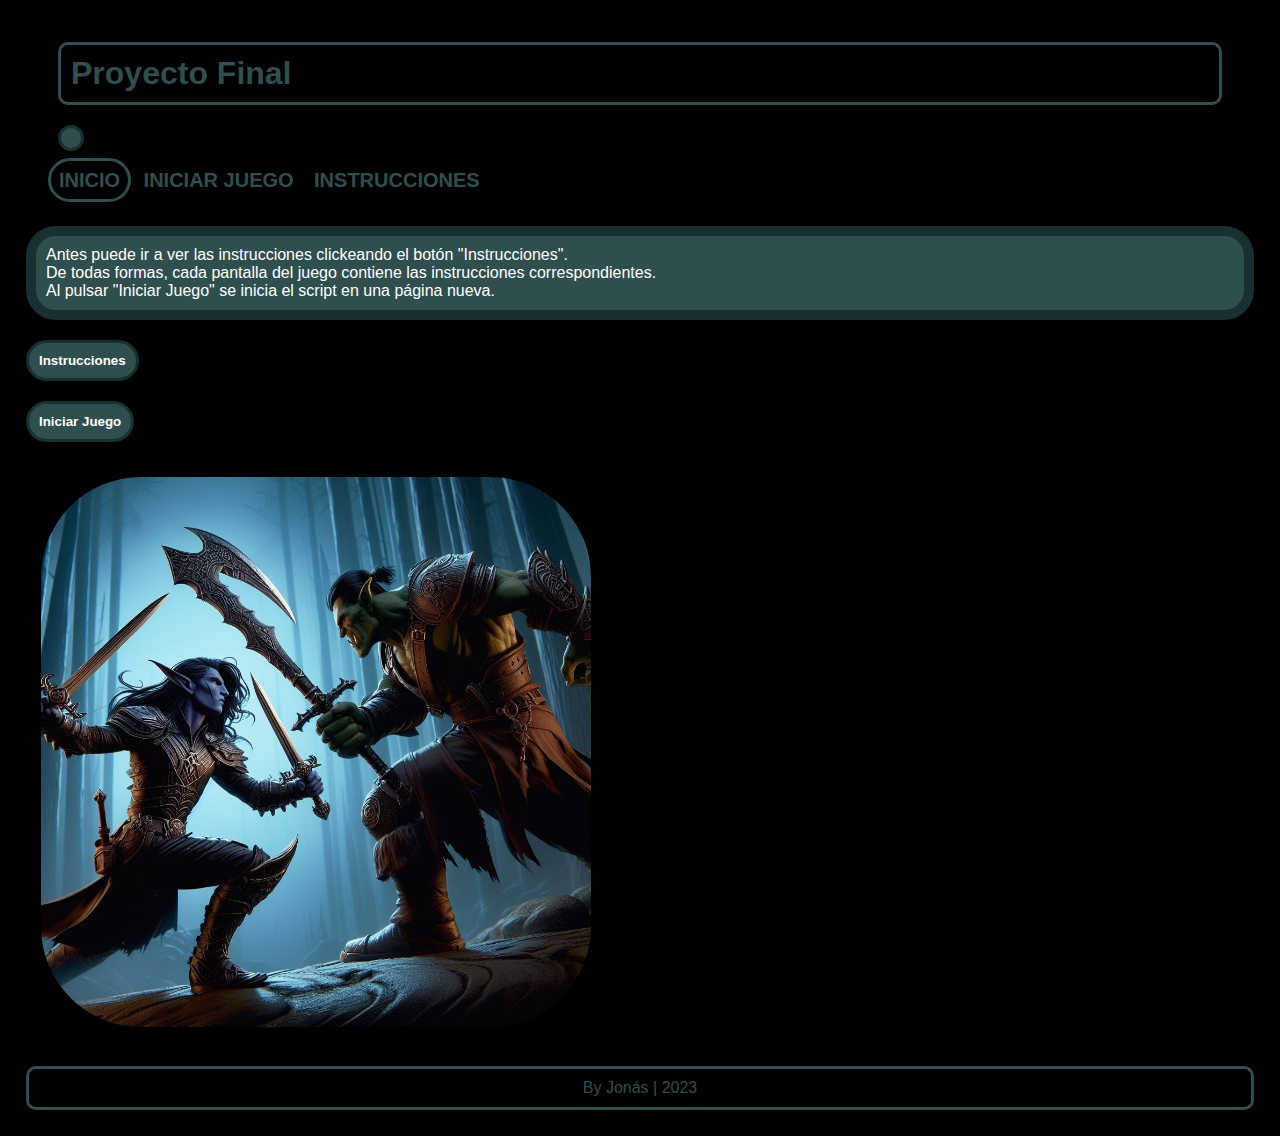
<file: index.html>
<!DOCTYPE html>
<html lang="es">

<head>
    <meta charset="UTF-8">
    <meta name="viewport" content="width=device-width, initial-scale=1.0">
    <!-- Título de la página -->
    <title>Proyecto Final | Fernández</title>
    <!-- Descripción de la página -->
    <meta name="description" content="Proyecto Final para el curso de JavaScript de Coderhouse">
    <!-- FavIcon -->
    <link rel="icon" href="img/j.png">
    <!-- Bootstrap CSS -->
    <link href="https://cdn.jsdelivr.net/npm/bootstrap@5.3.2/dist/css/bootstrap.min.css" rel="stylesheet"
        integrity="sha384-T3c6CoIi6uLrA9TneNEoa7RxnatzjcDSCmG1MXxSR1GAsXEV/Dwwykc2MPK8M2HN" crossorigin="anonymous">
    <!-- CSS -->
    <link rel="stylesheet" href="css/style.css">
</head>

<body>

    <!-- NavBar Bootstrap -->
    <header class="navbar navbar-expand-md position-sticky top-0">
        <div class="container-fluid">
            <h1> Proyecto Final </h1>
            <button class="navbar-toggler navbar-dark" type="button" data-bs-toggle="collapse"
                data-bs-target="#navbarNavAltMarkup" aria-controls="navbarNavAltMarkup" aria-expanded="false"
                aria-label="Toggle navigation">
                <span class="navbar-toggler-icon"></span>
            </button>
            <nav class="collapse navbar-collapse justify-content-end" id="navbarNavAltMarkup">
                <ul class="navbar-nav text-end">
                    <li class="nav-item"><a class="" aria-current="page" href="index.html"> Inicio </a></li>
                    <li class="nav-item"><a class="" href="html/juego.html"> Iniciar Juego </a></li>
                    <li class="nav-item"><a class="" href="html/instrucciones.html"> Instrucciones </a></li>
                </ul>
            </nav>
        </div>
    </header>
    <!-- Fin de NavBar Bootstrap -->

    <main class="text-center">

        <section class="d-flex justify-content-center">
            <p class="fondoTexto">
                Antes puede ir a ver las instrucciones clickeando el botón "Instrucciones".<br>
                De todas formas, cada pantalla del juego contiene las instrucciones correspondientes.<br>
                Al pulsar "Iniciar Juego" se inicia el script en una página nueva.
            </p>
        </section>

        <section class="d-flex justify-content-center">
            <div>
                <a href="html/instrucciones.html">
                    <button> Instrucciones </button>
                </a>
            </div>

            <div>
                <a href="html/juego.html">
                    <button> Iniciar Juego </button>
                </a>
            </div>
        </section>

        <section id="cajaPortada"></section>

    </main>

    <!-- Footer -->
    <footer class="d-flex justify-content-center">

        <p>By Jonás | 2023</p>

    </footer>
    <!-- Fin de Footer -->

    <!-- Bootstrap JS -->
    <script src="https://cdn.jsdelivr.net/npm/bootstrap@5.3.2/dist/js/bootstrap.bundle.min.js"
        integrity="sha384-C6RzsynM9kWDrMNeT87bh95OGNyZPhcTNXj1NW7RuBCsyN/o0jlpcV8Qyq46cDfL"
        crossorigin="anonymous"></script>
    <!-- Linkeo el JS -->
    <script src="js/index.js"></script>
</body>

</html>
</file>
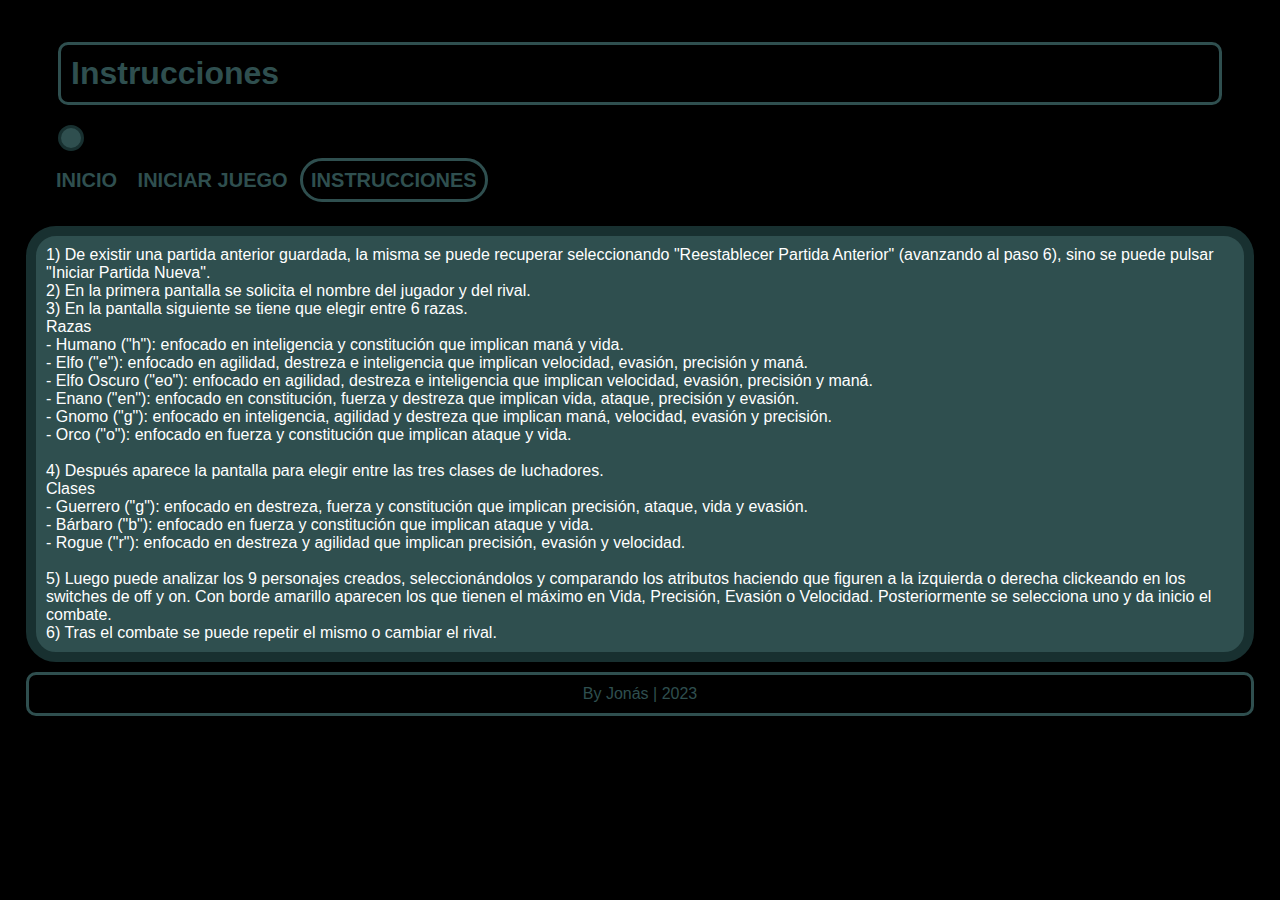
<file: html/instrucciones.html>
<!DOCTYPE html>
<html lang="es">

<head>
    <meta charset="UTF-8">
    <meta name="viewport" content="width=device-width, initial-scale=1.0">
    <!-- Título de la página -->
    <title>Instrucciones | Proyecto Final | Fernández</title>
    <!-- Descripción de la página -->
    <meta name="description"
        content="Instrucciones para el juego del Proyecto Final para el curso de JavaScript de Coderhouse">
    <!-- FavIcon -->
    <link rel="icon" href="../img/j.png">
    <!-- Bootstrap CSS -->
    <link href="https://cdn.jsdelivr.net/npm/bootstrap@5.3.2/dist/css/bootstrap.min.css" rel="stylesheet"
        integrity="sha384-T3c6CoIi6uLrA9TneNEoa7RxnatzjcDSCmG1MXxSR1GAsXEV/Dwwykc2MPK8M2HN" crossorigin="anonymous">
    <!-- CSS -->
    <link rel="stylesheet" href="../css/style.css">
</head>

<body>

    <!-- NavBar Bootstrap -->
    <header class="navbar navbar-expand-md position-sticky top-0">
        <div class="container-fluid">
            <h1> Instrucciones </h1>
            <button class="navbar-toggler navbar-dark" type="button" data-bs-toggle="collapse"
                data-bs-target="#navbarNavAltMarkup" aria-controls="navbarNavAltMarkup" aria-expanded="false"
                aria-label="Toggle navigation">
                <span class="navbar-toggler-icon"></span>
            </button>
            <nav class="collapse navbar-collapse justify-content-end" id="navbarNavAltMarkup">
                <ul class="navbar-nav text-end">
                    <li class="nav-item"><a class="" href="../index.html"> Inicio </a></li>
                    <li class="nav-item"><a class="" href="juego.html"> Iniciar Juego </a></li>
                    <li class="nav-item"><a class="" aria-current="page" href="instrucciones.html"> Instrucciones </a>
                    </li>
                </ul>
            </nav>
        </div>
    </header>
    <!-- Fin de NavBar Bootstrap -->

    <main>
        <section class="d-flex justify-content-center">
            <p class="fondoTexto">
                1) De existir una partida anterior guardada, la misma se puede recuperar seleccionando
                "Reestablecer Partida Anterior" (avanzando al paso 6),
                sino se puede pulsar "Iniciar Partida Nueva".<br>
                2) En la primera pantalla se solicita el nombre del jugador y del rival.<br>
                3) En la pantalla siguiente se tiene que elegir entre 6 razas.<br>
                <span class="fw-bold text-decoration-underline fs-3">Razas</span><br>
                - Humano ("h"): enfocado en inteligencia y constitución que implican maná y vida.<br>
                - Elfo ("e"): enfocado en agilidad, destreza e inteligencia que implican velocidad, evasión, precisión y
                maná.<br>
                - Elfo Oscuro ("eo"): enfocado en agilidad, destreza e inteligencia que implican velocidad, evasión,
                precisión y maná.<br>
                - Enano ("en"): enfocado en constitución, fuerza y destreza que implican vida, ataque, precisión y
                evasión.<br>
                - Gnomo ("g"): enfocado en inteligencia, agilidad y destreza que implican maná, velocidad, evasión y
                precisión.<br>
                - Orco ("o"): enfocado en fuerza y constitución que implican ataque y vida.<br>
                <br>
                4) Después aparece la pantalla para elegir entre las tres clases de luchadores.<br>
                <span class="fw-bold text-decoration-underline fs-3">Clases</span><br>
                - Guerrero ("g"): enfocado en destreza, fuerza y constitución que implican precisión, ataque, vida y
                evasión.<br>
                - Bárbaro ("b"): enfocado en fuerza y constitución que implican ataque y vida.<br>
                - Rogue ("r"): enfocado en destreza y agilidad que implican precisión, evasión y velocidad.<br>
                <br>
                5) Luego puede analizar los 9 personajes creados, seleccionándolos y comparando los atributos haciendo
                que figuren a la izquierda o derecha clickeando en los switches de off y on. Con borde amarillo aparecen
                los que tienen el máximo en Vida, Precisión, Evasión o Velocidad.
                Posteriormente se selecciona uno y da inicio el combate.<br>
                6) Tras el combate se puede repetir el mismo o cambiar el rival.
            </p>
        </section>

    </main>

    <!-- Footer -->
    <footer class="d-flex justify-content-center">

        <p>By Jonás | 2023</p>

    </footer>
    <!-- Fin de Footer -->

    <!-- Bootstrap JS -->
    <script src="https://cdn.jsdelivr.net/npm/bootstrap@5.3.2/dist/js/bootstrap.bundle.min.js"
        integrity="sha384-C6RzsynM9kWDrMNeT87bh95OGNyZPhcTNXj1NW7RuBCsyN/o0jlpcV8Qyq46cDfL"
        crossorigin="anonymous"></script>
</body>

</html>
</file>
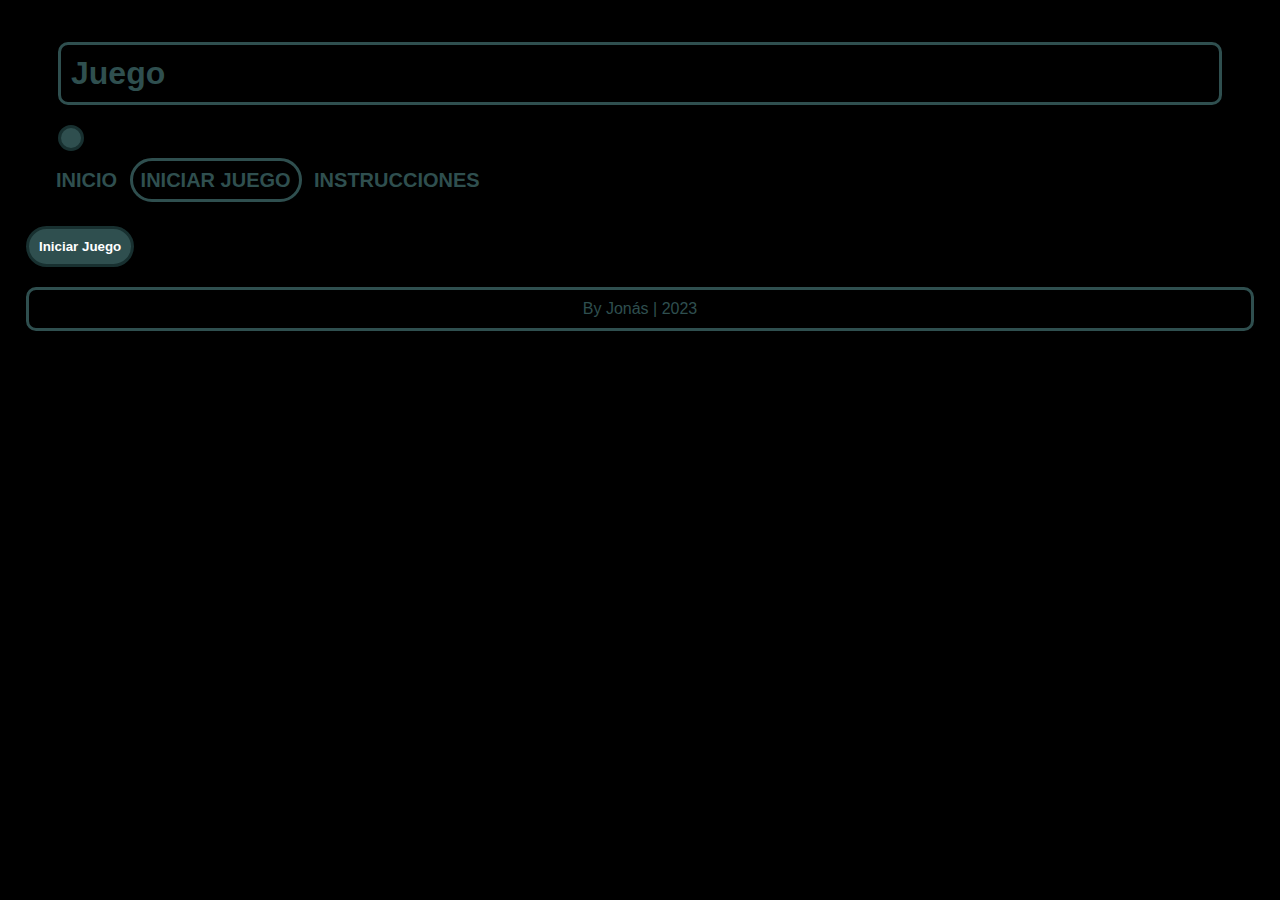
<file: html/juego-0.html>
<!DOCTYPE html>
<html lang="es">

<head>
    <meta charset="UTF-8">
    <meta name="viewport" content="width=device-width, initial-scale=1.0">
    <!-- Título de la página -->
    <title>Juegazo | Preentrega 3 | Fernández</title>
    <!-- Descripción de la página -->
    <meta name="description" content="Juego para la Tercera Preentrega para el curso de JavaScript de Coderhouse">
    <!-- FavIcon -->
    <link rel="icon" href="../img/j.png">
    <!-- Bootstrap CSS -->
    <link href="https://cdn.jsdelivr.net/npm/bootstrap@5.3.2/dist/css/bootstrap.min.css" rel="stylesheet"
        integrity="sha384-T3c6CoIi6uLrA9TneNEoa7RxnatzjcDSCmG1MXxSR1GAsXEV/Dwwykc2MPK8M2HN" crossorigin="anonymous">
    <!-- CSS -->
    <link rel="stylesheet" href="../css/style.css">
</head>

<body>

    <!-- NavBar Bootstrap -->
    <header class="navbar navbar-expand-md position-sticky top-0">
        <div class="container-fluid">
            <h1> Juego </h1>
            <button class="navbar-toggler navbar-dark" type="button" data-bs-toggle="collapse"
                data-bs-target="#navbarNavAltMarkup" aria-controls="navbarNavAltMarkup" aria-expanded="false"
                aria-label="Toggle navigation">
                <span class="navbar-toggler-icon"></span>
            </button>
            <nav class="collapse navbar-collapse justify-content-end" id="navbarNavAltMarkup">
                <ul class="navbar-nav text-end">
                    <li class="nav-item"><a class="" href="../index.html"> Inicio </a></li>
                    <li class="nav-item"><a class="" aria-current="page" href="juego.html"> Iniciar Juego </a></li>
                    <li class="nav-item"><a class="" href="instrucciones.html"> Instrucciones </a>
                    </li>
                </ul>
            </nav>
        </div>
    </header>
    <!-- Fin de NavBar Bootstrap -->

    <main>

        <section id="seccion">

            <div class="container text-center">

                <div class="row justify-content-center">
                    <button> Iniciar Juego </button>
                </div>

            </div>

        </section>

    </main>

    <!-- Footer -->
    <footer class="d-flex justify-content-center">

        <p>By Jonás | 2023</p>

    </footer>
    <!-- Fin de Footer -->

    <!-- Bootstrap JS -->
    <script src="https://cdn.jsdelivr.net/npm/bootstrap@5.3.2/dist/js/bootstrap.bundle.min.js"
        integrity="sha384-C6RzsynM9kWDrMNeT87bh95OGNyZPhcTNXj1NW7RuBCsyN/o0jlpcV8Qyq46cDfL"
        crossorigin="anonymous"></script>
    <!-- Linkeo el JS -->
    <!-- <script src="../js/script.js"></script> -->
</body>

</html>
</file>
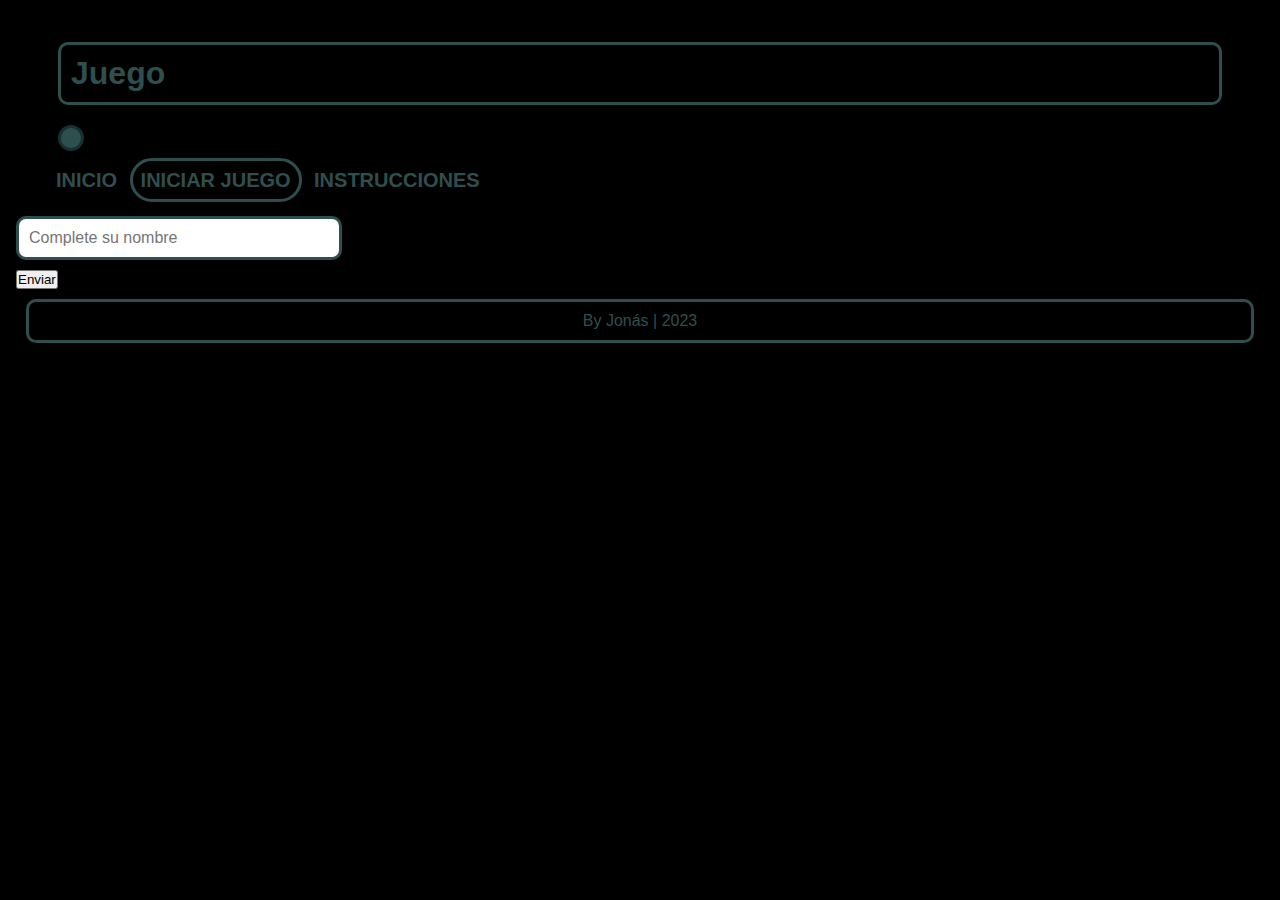
<file: html/juego-1.html>
<!DOCTYPE html>
<html lang="es">

<head>
    <meta charset="UTF-8">
    <meta name="viewport" content="width=device-width, initial-scale=1.0">
    <!-- Título de la página -->
    <title>Juegazo | Preentrega 3 | Fernández</title>
    <!-- Descripción de la página -->
    <meta name="description" content="Juego para la Tercera Preentrega para el curso de JavaScript de Coderhouse">
    <!-- FavIcon -->
    <link rel="icon" href="../img/j.png">
    <!-- Bootstrap CSS -->
    <link href="https://cdn.jsdelivr.net/npm/bootstrap@5.3.2/dist/css/bootstrap.min.css" rel="stylesheet"
        integrity="sha384-T3c6CoIi6uLrA9TneNEoa7RxnatzjcDSCmG1MXxSR1GAsXEV/Dwwykc2MPK8M2HN" crossorigin="anonymous">
    <!-- CSS -->
    <link rel="stylesheet" href="../css/style.css">
</head>

<body>

    <!-- NavBar Bootstrap -->
    <header class="navbar navbar-expand-md position-sticky top-0">
        <div class="container-fluid">
            <h1> Juego </h1>
            <button class="navbar-toggler navbar-dark" type="button" data-bs-toggle="collapse"
                data-bs-target="#navbarNavAltMarkup" aria-controls="navbarNavAltMarkup" aria-expanded="false"
                aria-label="Toggle navigation">
                <span class="navbar-toggler-icon"></span>
            </button>
            <nav class="collapse navbar-collapse justify-content-end" id="navbarNavAltMarkup">
                <ul class="navbar-nav text-end">
                    <li class="nav-item"><a class="" href="../index.html"> Inicio </a></li>
                    <li class="nav-item"><a class="" aria-current="page" href="juego.html"> Iniciar Juego </a></li>
                    <li class="nav-item"><a class="" href="instrucciones.html"> Instrucciones </a>
                    </li>
                </ul>
            </nav>
        </div>
    </header>
    <!-- Fin de NavBar Bootstrap -->

    <main>

        <section class="">

            <div class="container text-center">

                <div class="row justify-content-center">
                    <input class="col" type="text" placeholder="Complete su nombre"></input>
                </div>

                <div class="row justify-content-center">
                    <input class="col" type="submit" value="Enviar"></input>
                </div>

            </div>

        </section>

    </main>

    <!-- Footer -->
    <footer class="d-flex justify-content-center">

        <p>By Jonás | 2023</p>

    </footer>
    <!-- Fin de Footer -->

    <!-- Bootstrap JS -->
    <script src="https://cdn.jsdelivr.net/npm/bootstrap@5.3.2/dist/js/bootstrap.bundle.min.js"
        integrity="sha384-C6RzsynM9kWDrMNeT87bh95OGNyZPhcTNXj1NW7RuBCsyN/o0jlpcV8Qyq46cDfL"
        crossorigin="anonymous"></script>
    <!-- Linkeo el JS -->
    <!-- <script src="../js/script.js"></script> -->
</body>

</html>
</file>
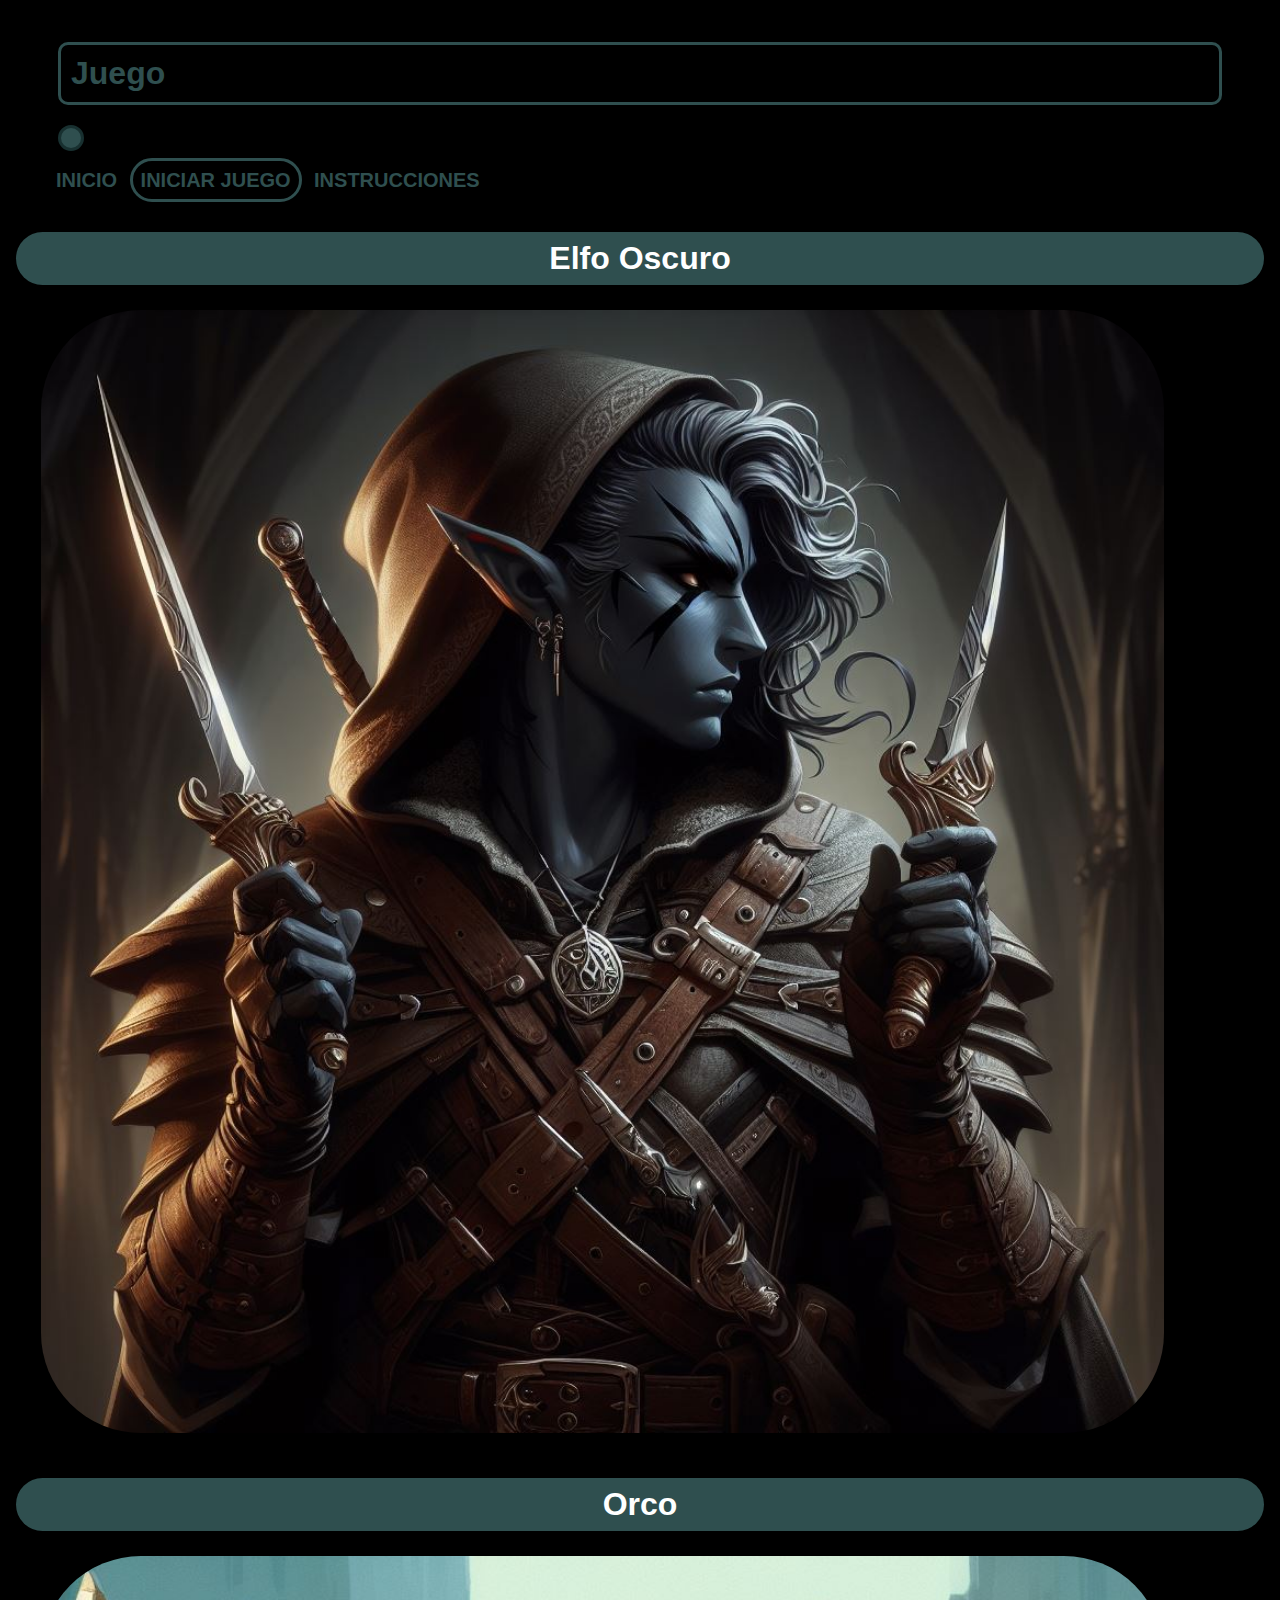
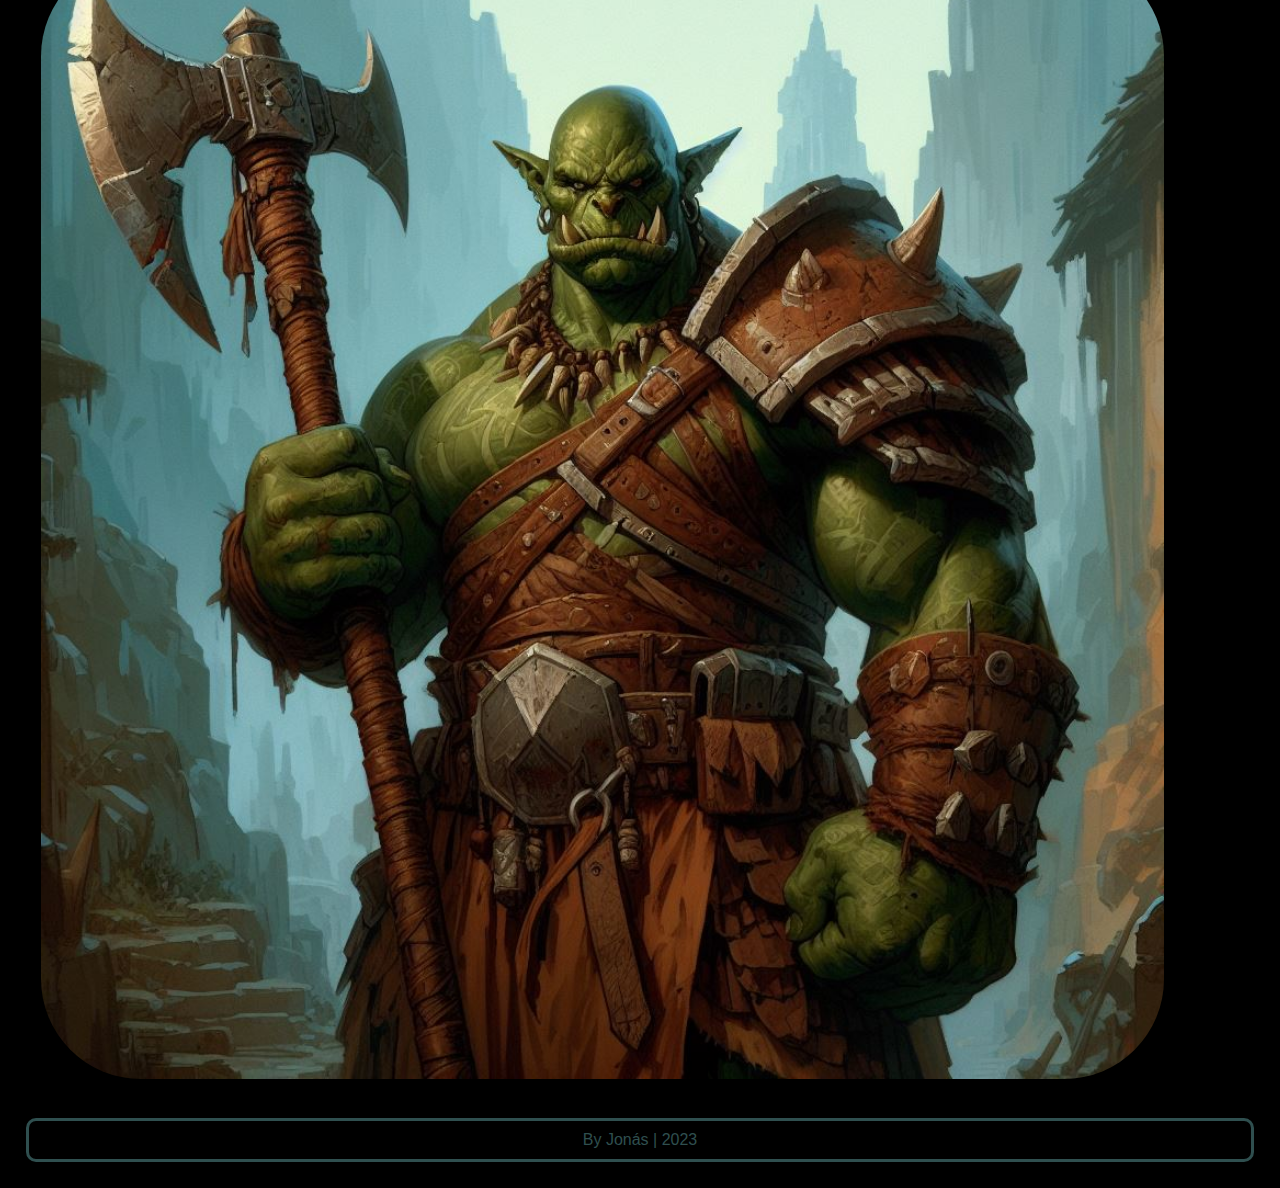
<file: html/juego-2.html>
<!DOCTYPE html>
<html lang="es">

<head>
    <meta charset="UTF-8">
    <meta name="viewport" content="width=device-width, initial-scale=1.0">
    <!-- Título de la página -->
    <title>Juegazo | Preentrega 3 | Fernández</title>
    <!-- Descripción de la página -->
    <meta name="description" content="Juego para la Tercera Preentrega para el curso de JavaScript de Coderhouse">
    <!-- FavIcon -->
    <link rel="icon" href="../img/j.png">
    <!-- Bootstrap CSS -->
    <link href="https://cdn.jsdelivr.net/npm/bootstrap@5.3.2/dist/css/bootstrap.min.css" rel="stylesheet"
        integrity="sha384-T3c6CoIi6uLrA9TneNEoa7RxnatzjcDSCmG1MXxSR1GAsXEV/Dwwykc2MPK8M2HN" crossorigin="anonymous">
    <!-- CSS -->
    <link rel="stylesheet" href="../css/style.css">
</head>

<body>

    <!-- NavBar Bootstrap -->
    <header class="navbar navbar-expand-md position-sticky top-0">
        <div class="container-fluid">
            <h1> Juego </h1>
            <button class="navbar-toggler navbar-dark" type="button" data-bs-toggle="collapse"
                data-bs-target="#navbarNavAltMarkup" aria-controls="navbarNavAltMarkup" aria-expanded="false"
                aria-label="Toggle navigation">
                <span class="navbar-toggler-icon"></span>
            </button>
            <nav class="collapse navbar-collapse justify-content-end" id="navbarNavAltMarkup">
                <ul class="navbar-nav text-end">
                    <li class="nav-item"><a class="" href="../index.html"> Inicio </a></li>
                    <li class="nav-item"><a class="" aria-current="page" href="juego.html"> Iniciar Juego </a></li>
                    <li class="nav-item"><a class="" href="instrucciones.html"> Instrucciones </a>
                    </li>
                </ul>
            </nav>
        </div>
    </header>
    <!-- Fin de NavBar Bootstrap -->

    <main>

        <section class="">

            <div class="row justify-content-center m-4">

                <div class="col-sm-12 col-md-6 col-xl-4 d-flex flex-column">
                    <h3 class="titulo tituloResponsive"> Elfo Oscuro </h3>
                    <img class="imgPersonaje" src="../img/eo-r.jpg" alt="acá se va a mostrar una imagen del personaje">
                </div>

                <div class="col-sm-12 col-md-6 col-xl-4 d-flex flex-column">
                    <h3 class="titulo tituloResponsive"> Orco </h3>
                    <img class="imgPersonaje" src="../img/o-b.jpg" alt="Acá se va a mostrar una imagen del personaje">
                </div>

            </div>

        </section>

    </main>

    <!-- Footer -->
    <footer class="d-flex justify-content-center">

        <p>By Jonás | 2023</p>

    </footer>
    <!-- Fin de Footer -->

    <!-- Bootstrap JS -->
    <script src="https://cdn.jsdelivr.net/npm/bootstrap@5.3.2/dist/js/bootstrap.bundle.min.js"
        integrity="sha384-C6RzsynM9kWDrMNeT87bh95OGNyZPhcTNXj1NW7RuBCsyN/o0jlpcV8Qyq46cDfL"
        crossorigin="anonymous"></script>
    <!-- Linkeo el JS -->
    <!-- <script src="../js/script.js"></script> -->
</body>

</html>
</file>
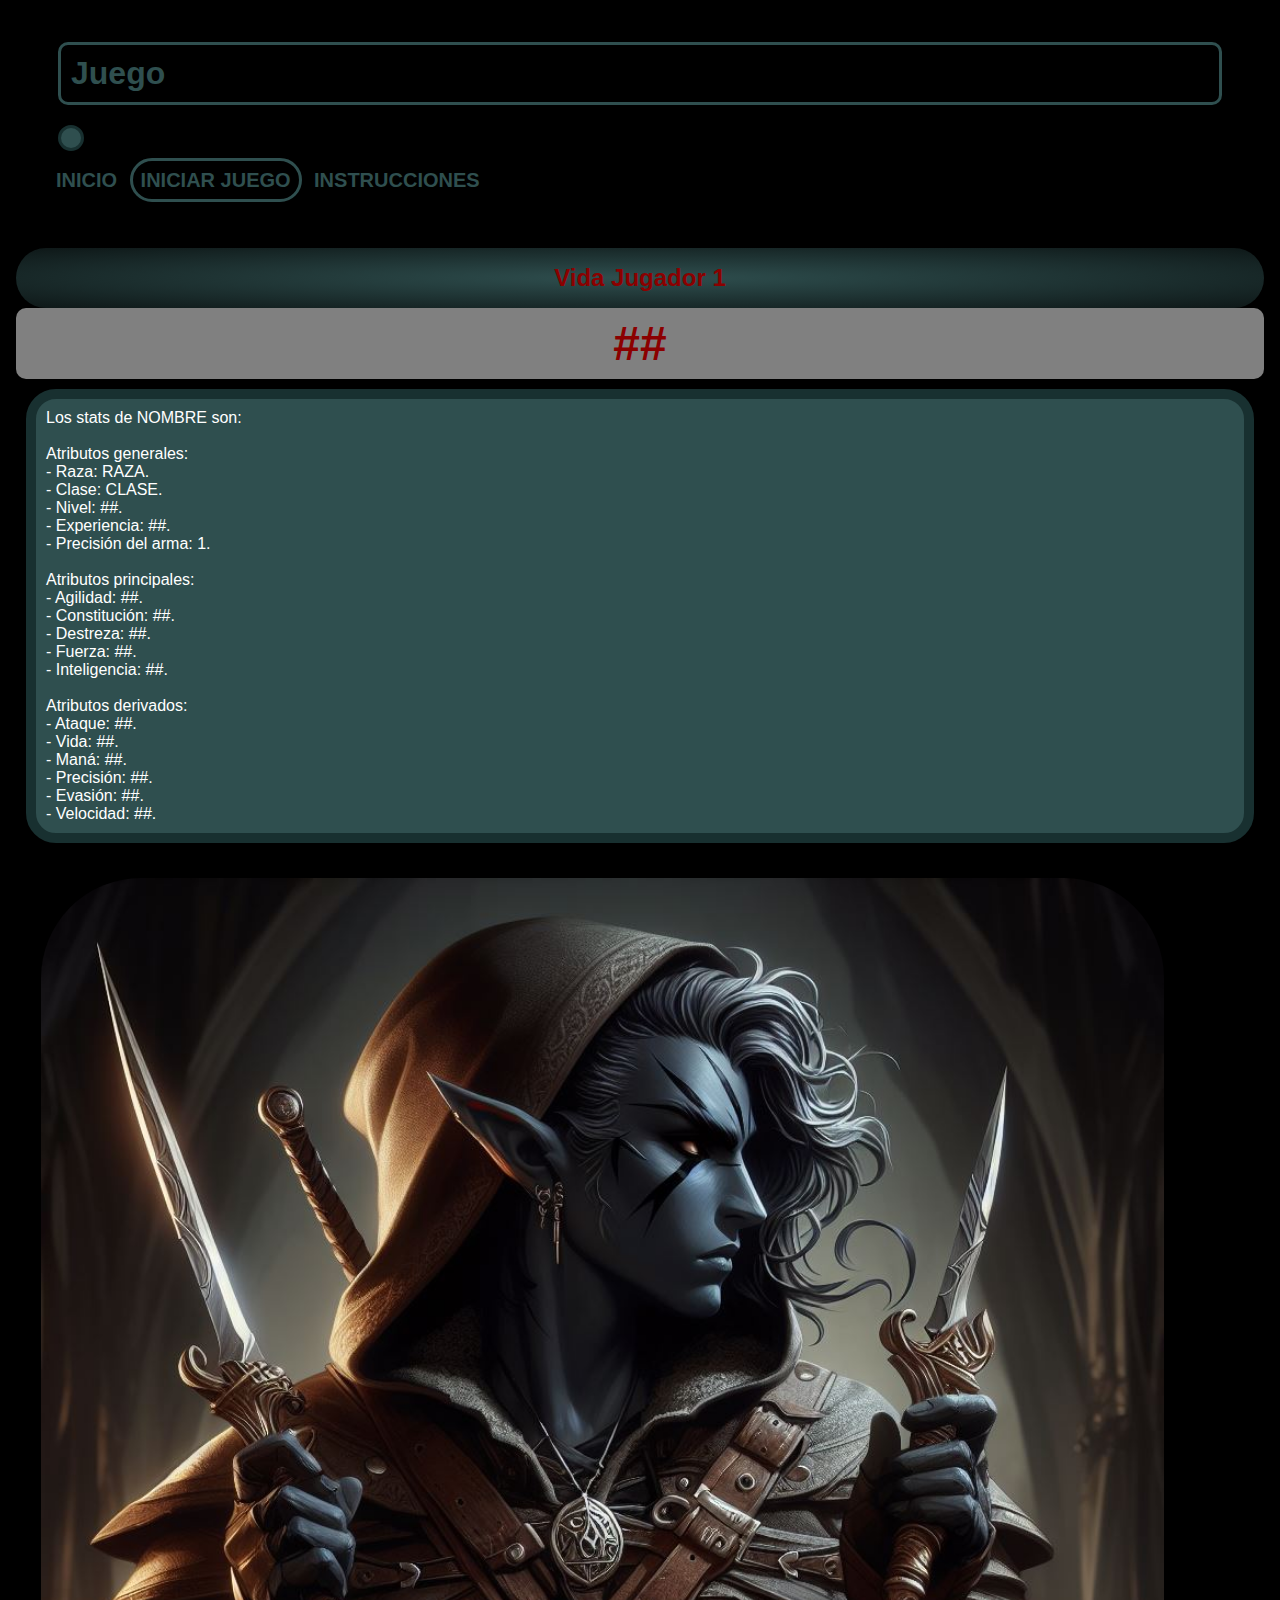
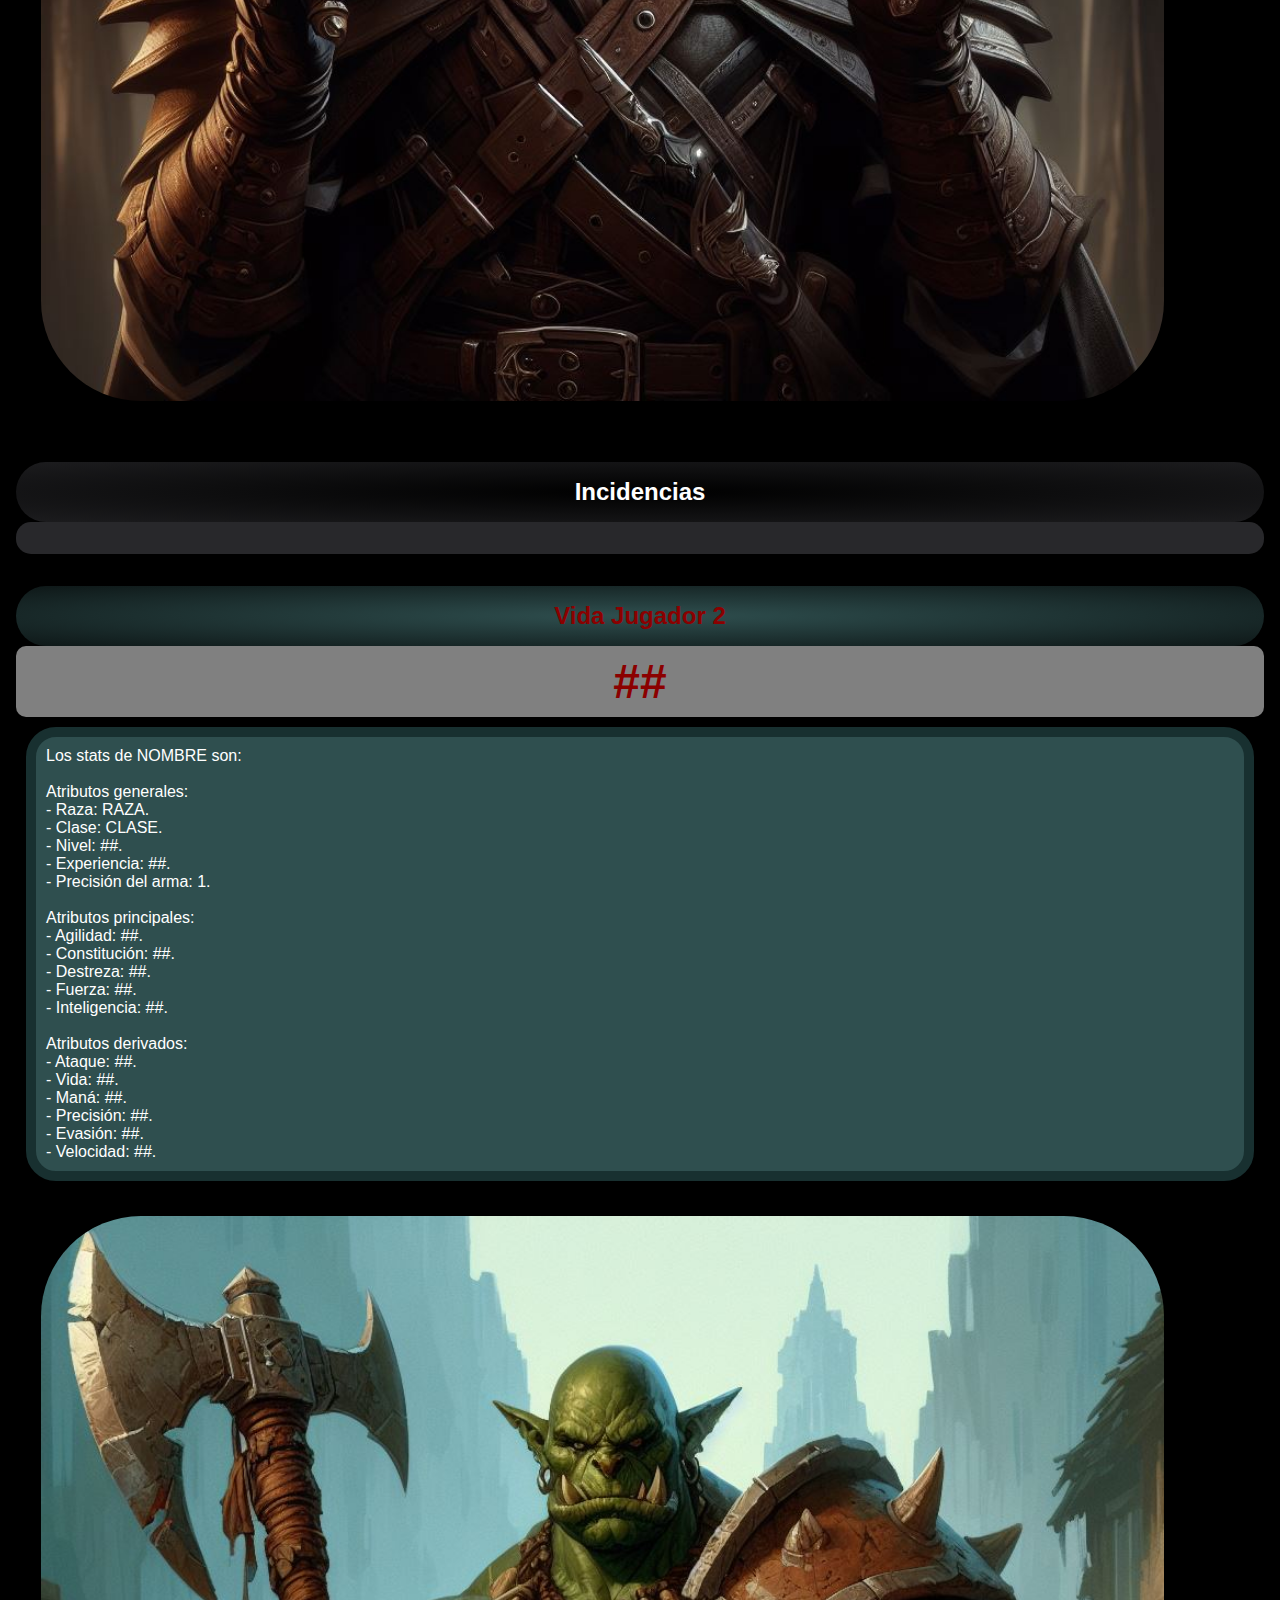
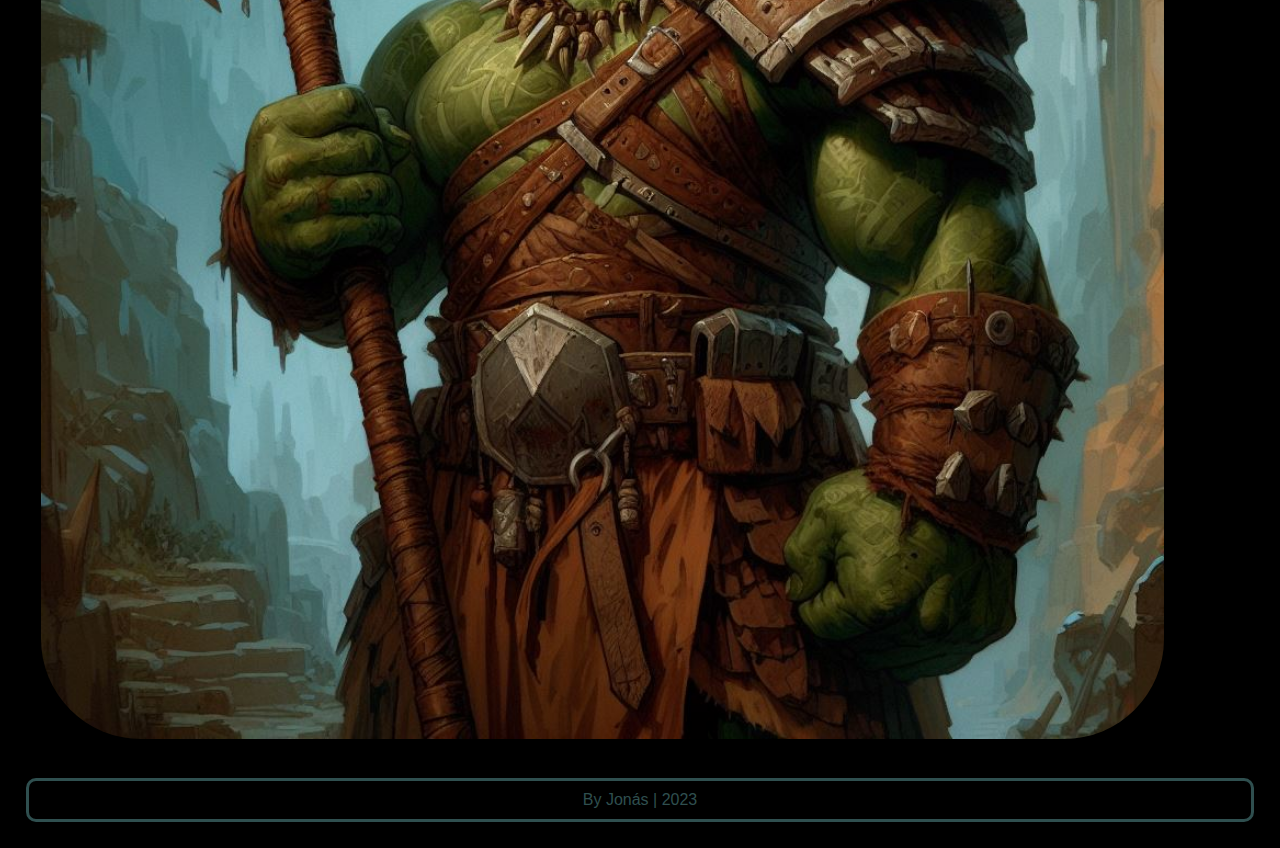
<file: html/juego-copy.html>
<!DOCTYPE html>
<html lang="es">

<head>
    <meta charset="UTF-8">
    <meta name="viewport" content="width=device-width, initial-scale=1.0">
    <!-- Título de la página -->
    <title>Juegazo | Preentrega 3 | Fernández</title>
    <!-- Descripción de la página -->
    <meta name="description" content="Juego para la Tercera Preentrega para el curso de JavaScript de Coderhouse">
    <!-- FavIcon -->
    <link rel="icon" href="../img/j.png">
    <!-- Bootstrap CSS -->
    <link href="https://cdn.jsdelivr.net/npm/bootstrap@5.3.2/dist/css/bootstrap.min.css" rel="stylesheet"
        integrity="sha384-T3c6CoIi6uLrA9TneNEoa7RxnatzjcDSCmG1MXxSR1GAsXEV/Dwwykc2MPK8M2HN" crossorigin="anonymous">
    <!-- CSS -->
    <link rel="stylesheet" href="../css/style.css">
</head>

<body>

    <!-- NavBar Bootstrap -->
    <header class="navbar navbar-expand-md position-sticky top-0">
        <div class="container-fluid">
            <h1> Juego </h1>
            <button class="navbar-toggler navbar-dark" type="button" data-bs-toggle="collapse"
                data-bs-target="#navbarNavAltMarkup" aria-controls="navbarNavAltMarkup" aria-expanded="false"
                aria-label="Toggle navigation">
                <span class="navbar-toggler-icon"></span>
            </button>
            <nav class="collapse navbar-collapse justify-content-end" id="navbarNavAltMarkup">
                <ul class="navbar-nav text-end">
                    <li class="nav-item"><a class="" href="../index.html"> Inicio </a></li>
                    <li class="nav-item"><a class="" aria-current="page" href="juego.html"> Iniciar Juego </a></li>
                    <li class="nav-item"><a class="" href="instrucciones.html"> Instrucciones </a>
                    </li>
                </ul>
            </nav>
        </div>
    </header>
    <!-- Fin de NavBar Bootstrap -->

    <main>

        <section class="row">

            <div class="col-12 col-sm-12 col-md-3 col-lg-3 col-xl-3 d-flex flex-column">
                <h2 class="vidaTitulo">Vida Jugador 1</h2>
                <p id="vida1" class="vida align-self-center">##</p>
                <p id="statsPersonaje1" class="fondoTexto">
                    Los stats de NOMBRE son:<br>
                    <br>
                    Atributos generales:<br>
                    - Raza: RAZA.<br>
                    - Clase: CLASE.<br>
                    - Nivel: ##.<br>
                    - Experiencia: ##.<br>
                    - Precisión del arma: 1.<br>
                    <br>
                    Atributos principales:<br>
                    - Agilidad: ##.<br>
                    - Constitución: ##.<br>
                    - Destreza: ##.<br>
                    - Fuerza: ##.<br>
                    - Inteligencia: ##.<br>
                    <br>
                    Atributos derivados:<br>
                    - Ataque: ##.<br>
                    - Vida: ##.<br>
                    - Maná: ##.<br>
                    - Precisión: ##.<br>
                    - Evasión: ##.<br>
                    - Velocidad: ##.
                </p>
                <img id="imagen1" class="imgPersonaje" src="../img/eo-r.jpg"
                    alt="acá se va a mostrar una imagen del personaje">
            </div>

            <div class="col-12 col-sm-12 col-md-6 col-lg-6 col-xl-6">
                <h2 class="incidenciasTitulo">Incidencias</h2>
                <p id="listaEventos" class="eventos">
                </p>
            </div>

            <div class="col-12 col-sm-12 col-md-3 col-lg-3 col-xl-3 d-flex flex-column">
                <h2 class="vidaTitulo">Vida Jugador 2</h2>
                <p id="vida2" class="vida align-self-center">##</p>
                <p id="statsPersonaje2" class="fondoTexto">
                    Los stats de NOMBRE son:<br>
                    <br>
                    Atributos generales:<br>
                    - Raza: RAZA.<br>
                    - Clase: CLASE.<br>
                    - Nivel: ##.<br>
                    - Experiencia: ##.<br>
                    - Precisión del arma: 1.<br>
                    <br>
                    Atributos principales:<br>
                    - Agilidad: ##.<br>
                    - Constitución: ##.<br>
                    - Destreza: ##.<br>
                    - Fuerza: ##.<br>
                    - Inteligencia: ##.<br>
                    <br>
                    Atributos derivados:<br>
                    - Ataque: ##.<br>
                    - Vida: ##.<br>
                    - Maná: ##.<br>
                    - Precisión: ##.<br>
                    - Evasión: ##.<br>
                    - Velocidad: ##.
                </p>
                <img id="imagen2" class="imgPersonaje" src="../img/o-b.jpg"
                    alt="Acá se va a mostrar una imagen del personaje">
            </div>

        </section>

    </main>

    <!-- Footer -->
    <footer class="d-flex justify-content-center">

        <p>By Jonás | 2023</p>

    </footer>
    <!-- Fin de Footer -->

    <!-- Bootstrap JS -->
    <script src="https://cdn.jsdelivr.net/npm/bootstrap@5.3.2/dist/js/bootstrap.bundle.min.js"
        integrity="sha384-C6RzsynM9kWDrMNeT87bh95OGNyZPhcTNXj1NW7RuBCsyN/o0jlpcV8Qyq46cDfL"
        crossorigin="anonymous"></script>
    <!-- Linkeo el JS -->
    <script src="../js/script.js"></script>
</body>

</html>
</file>
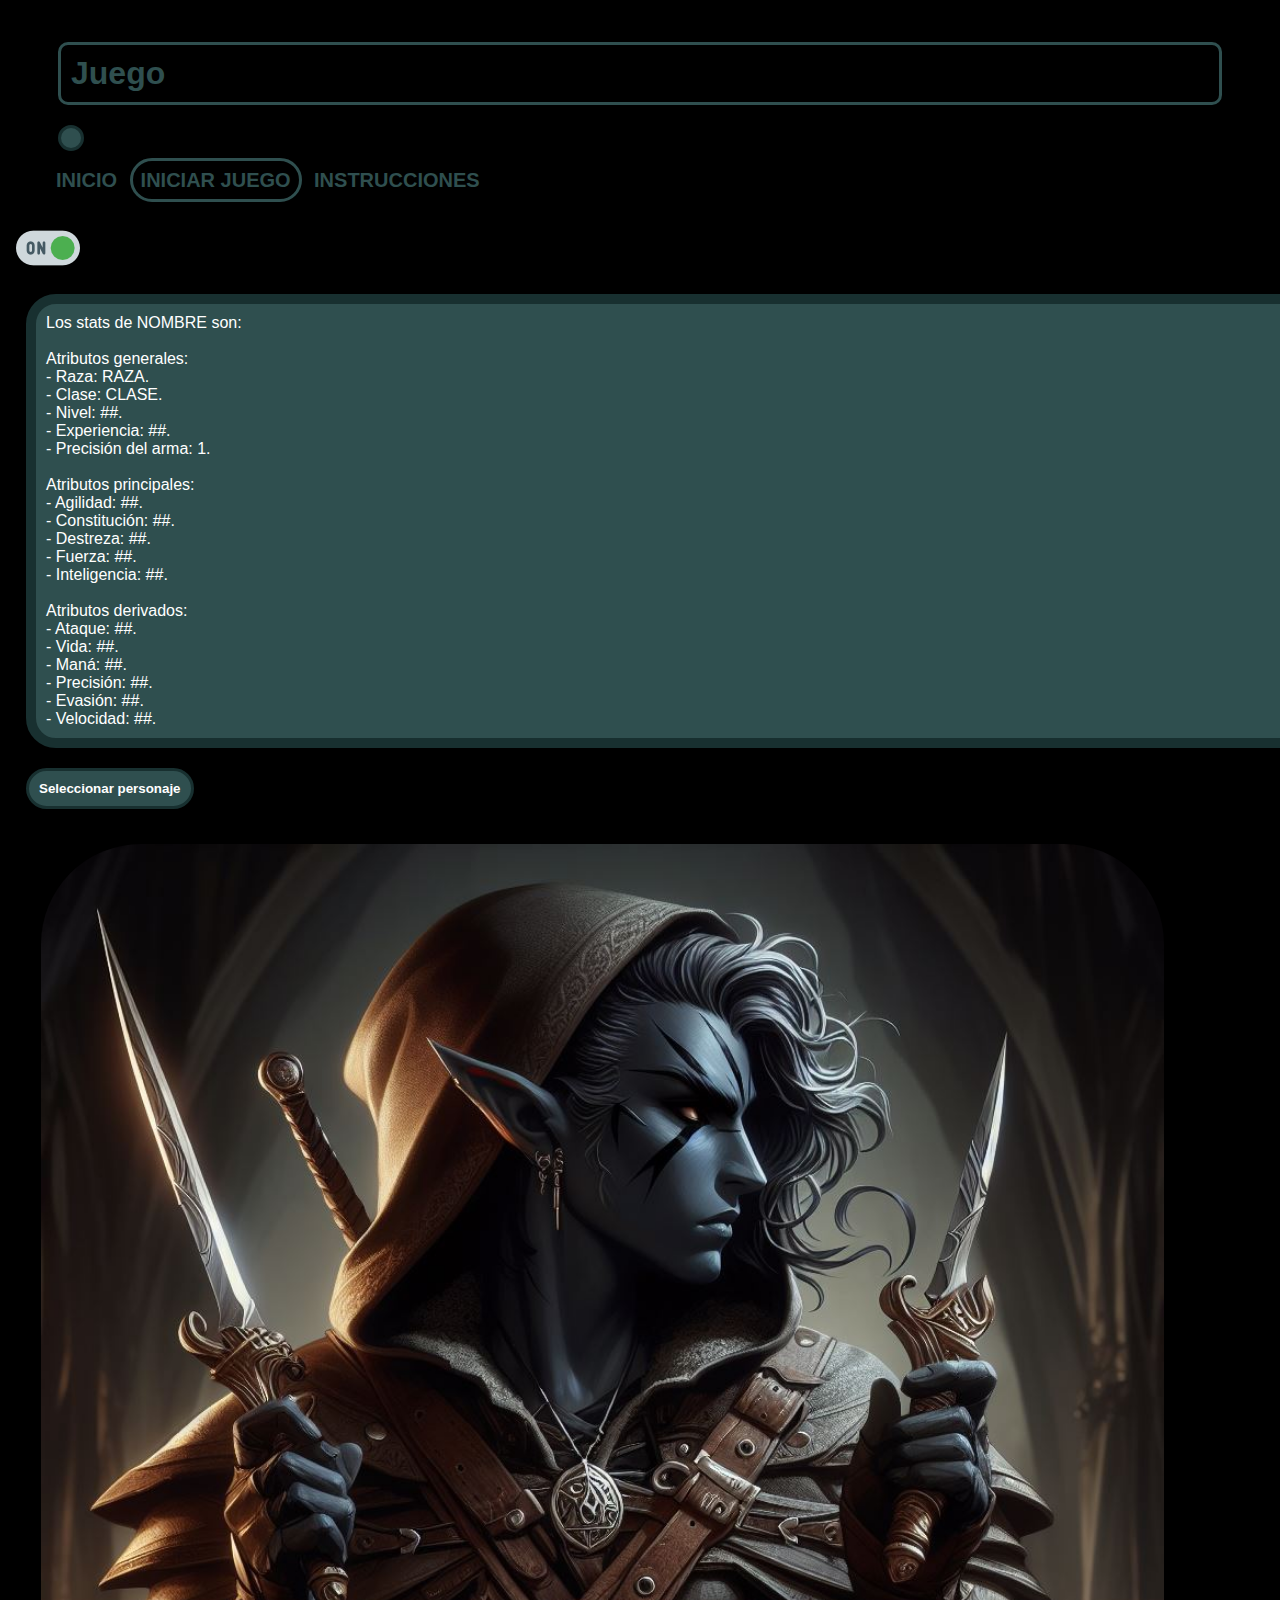
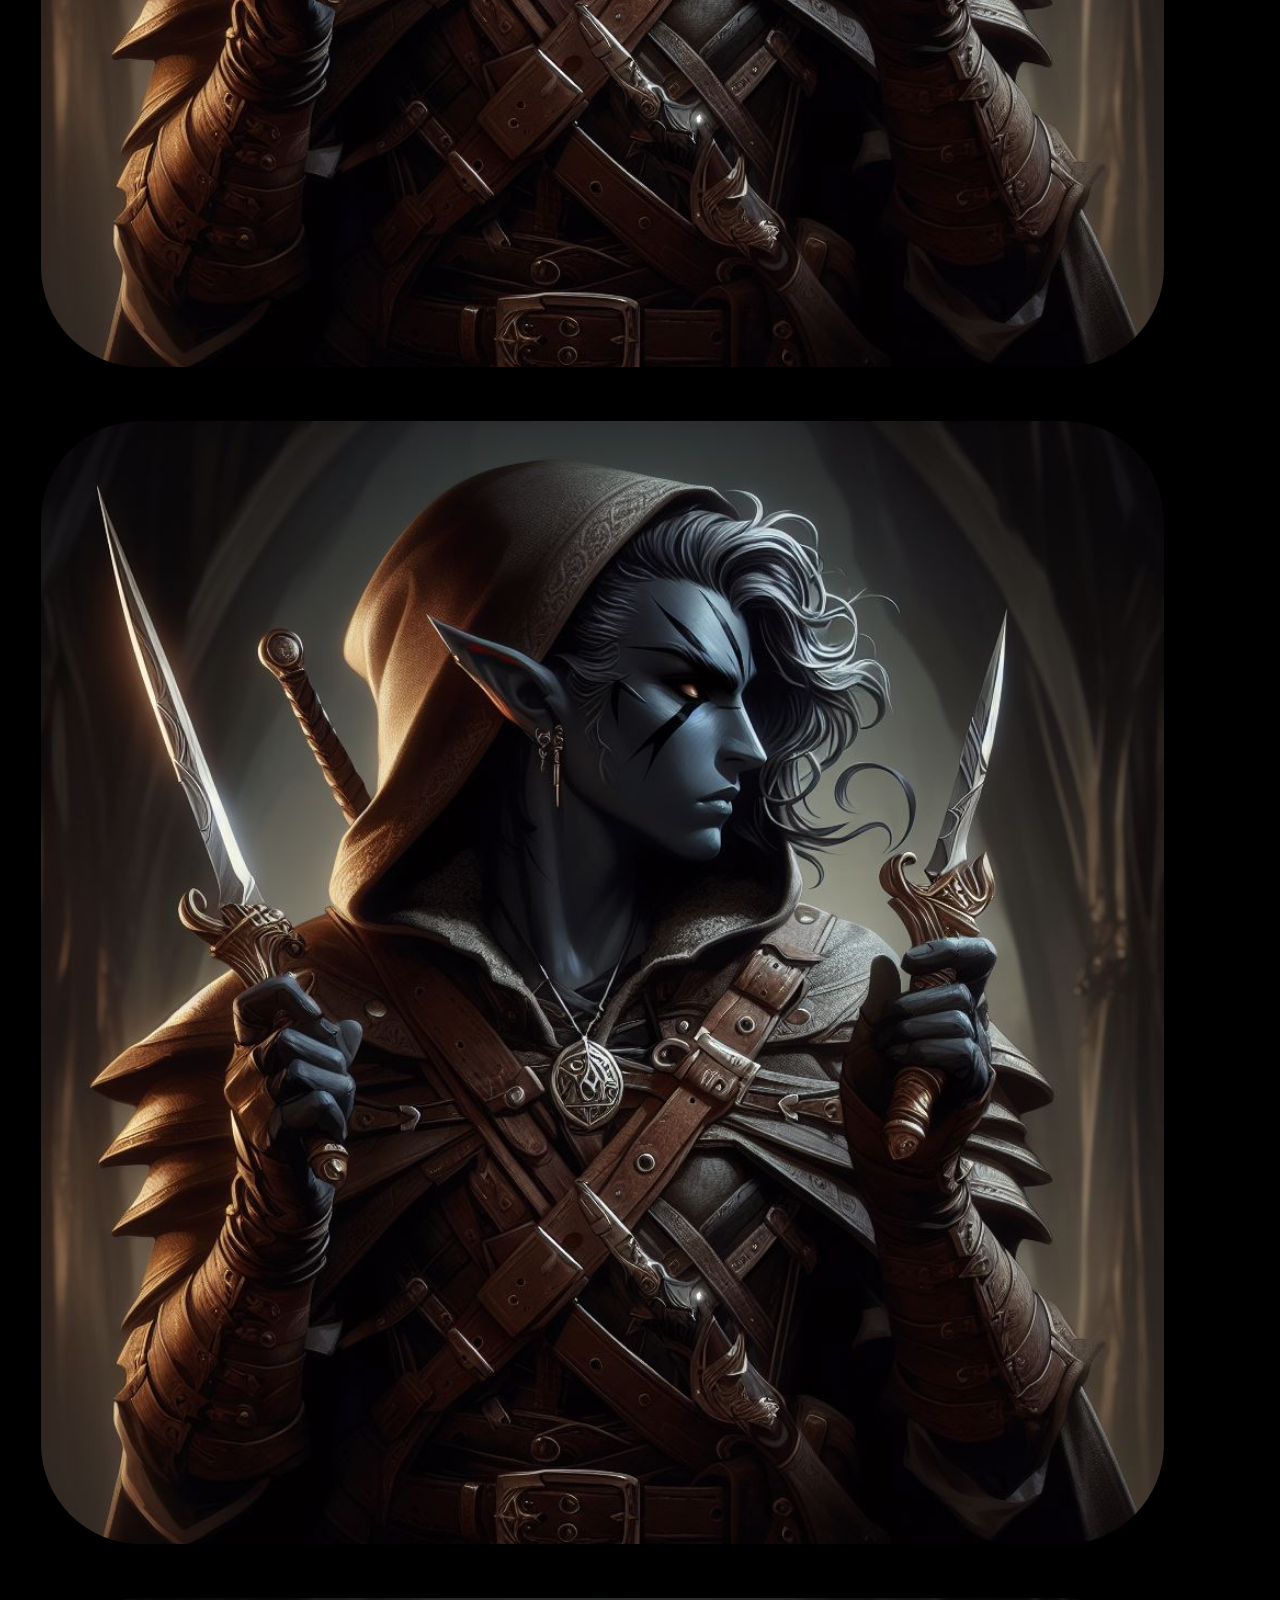
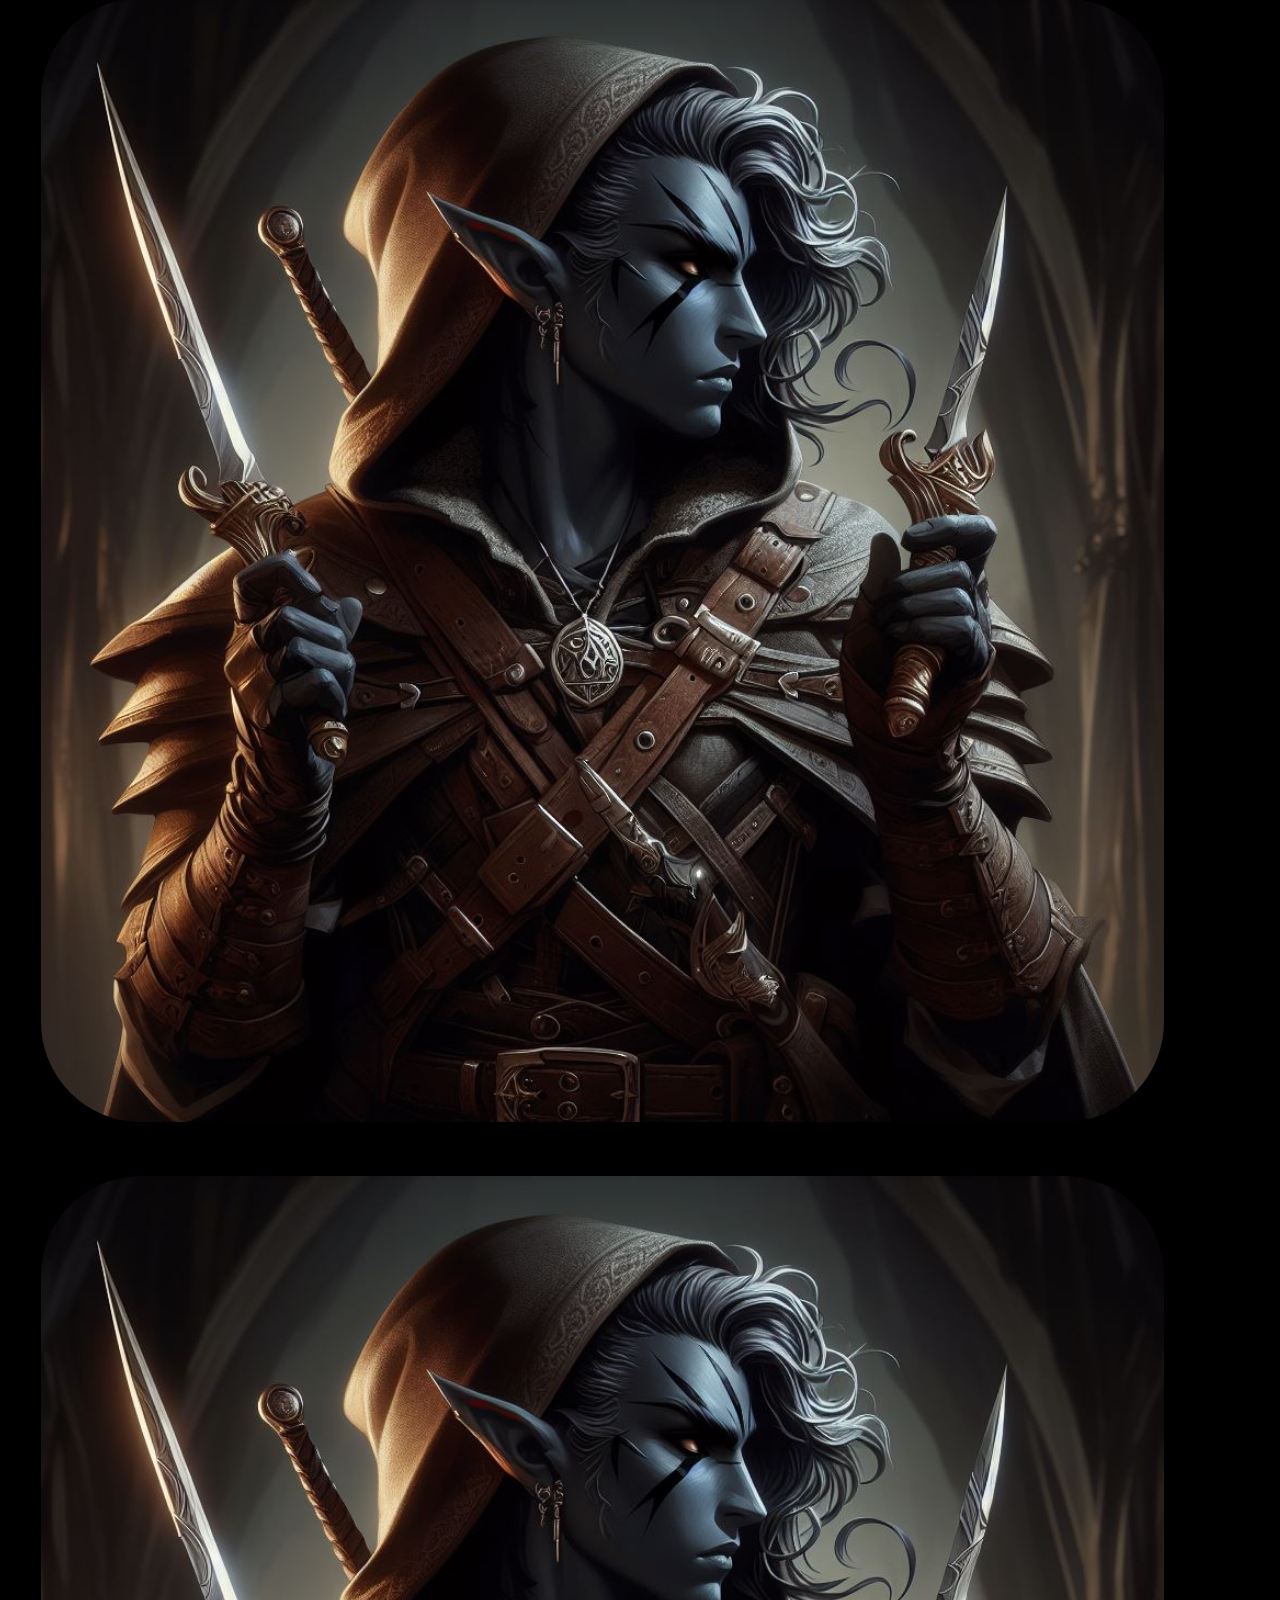
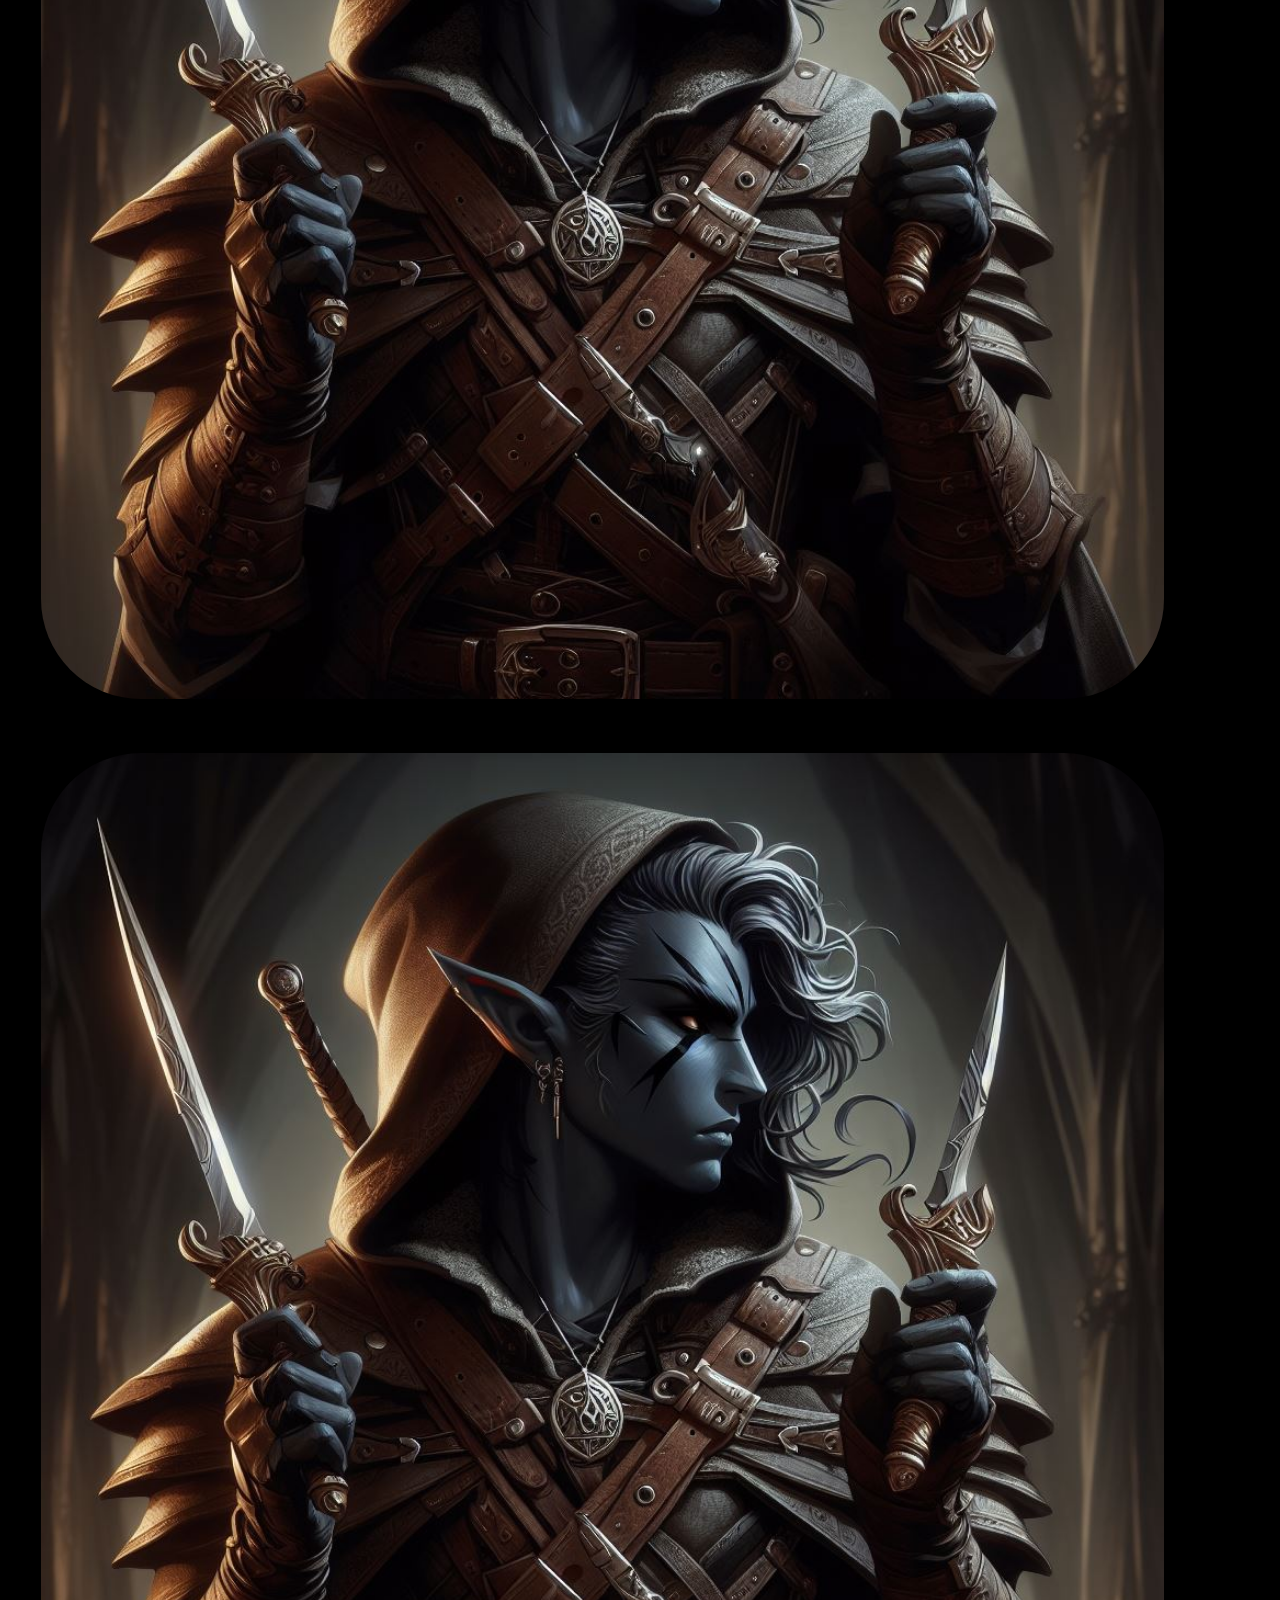
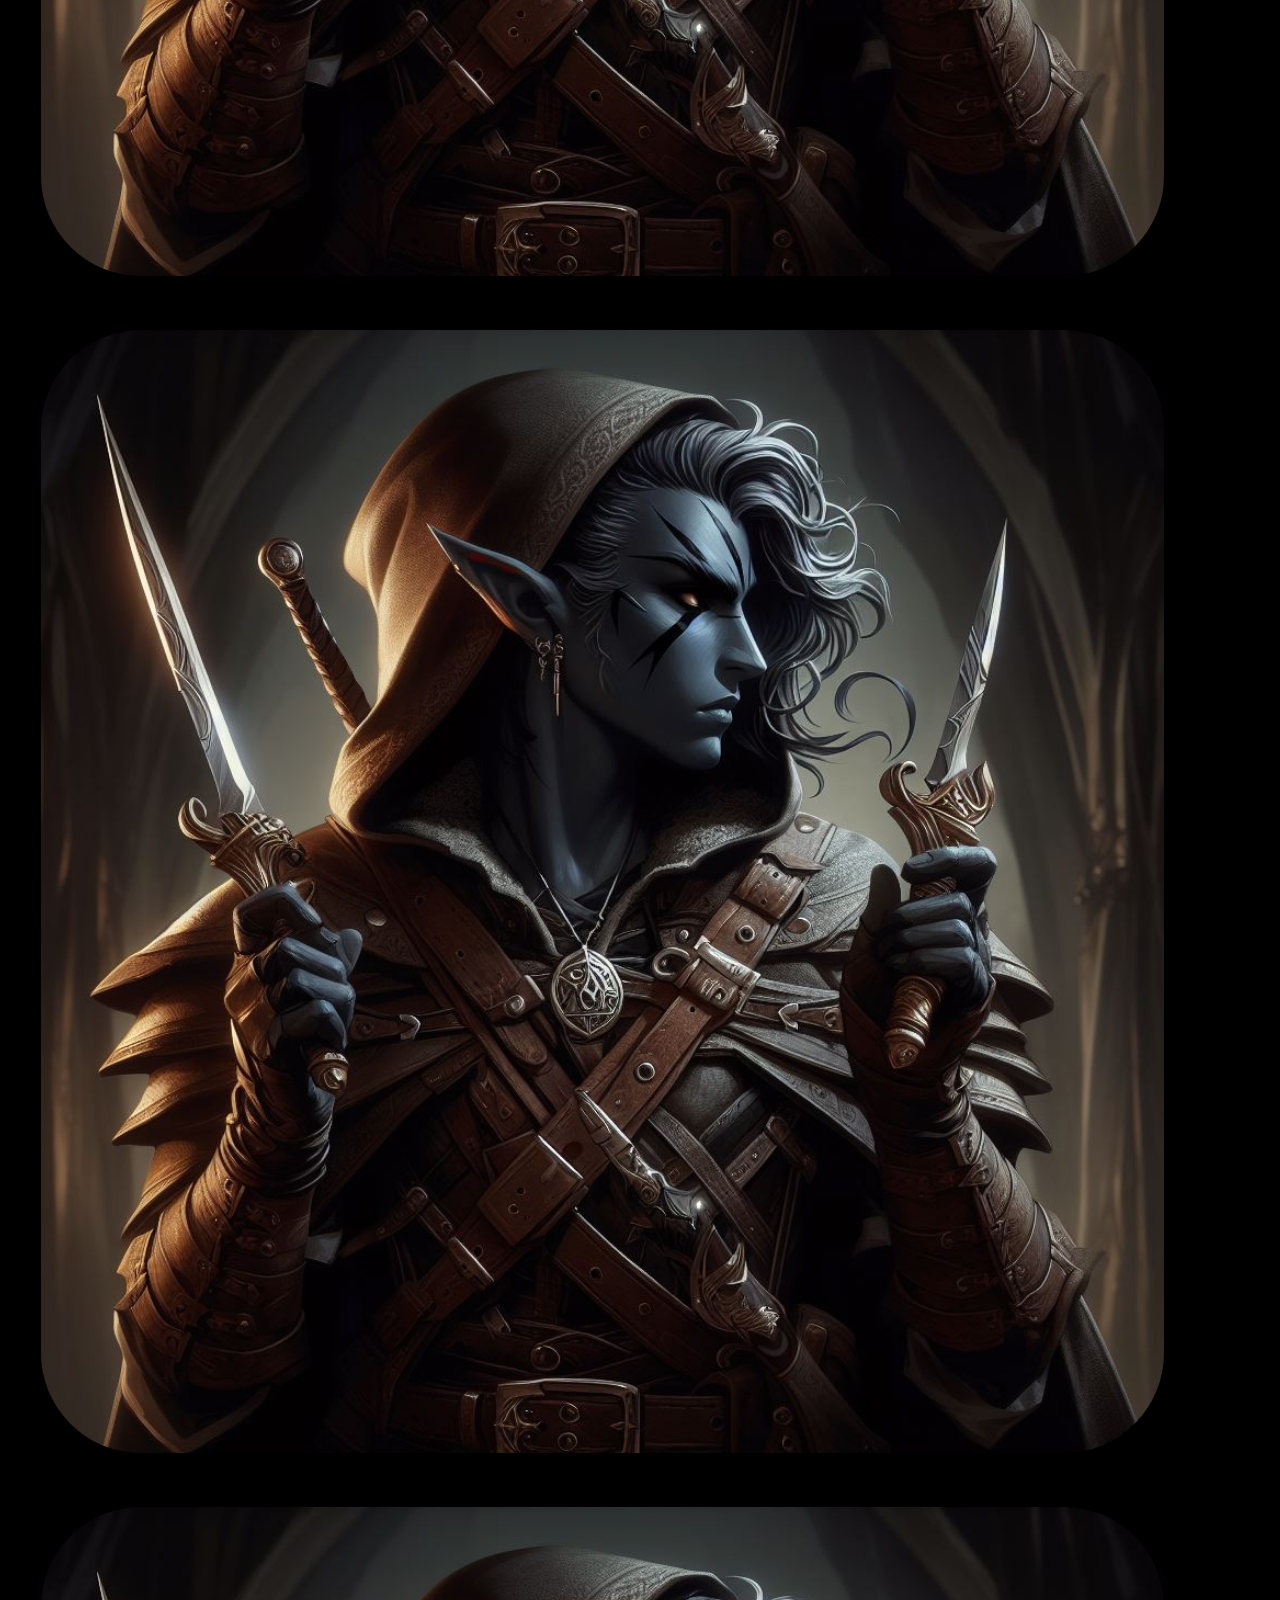
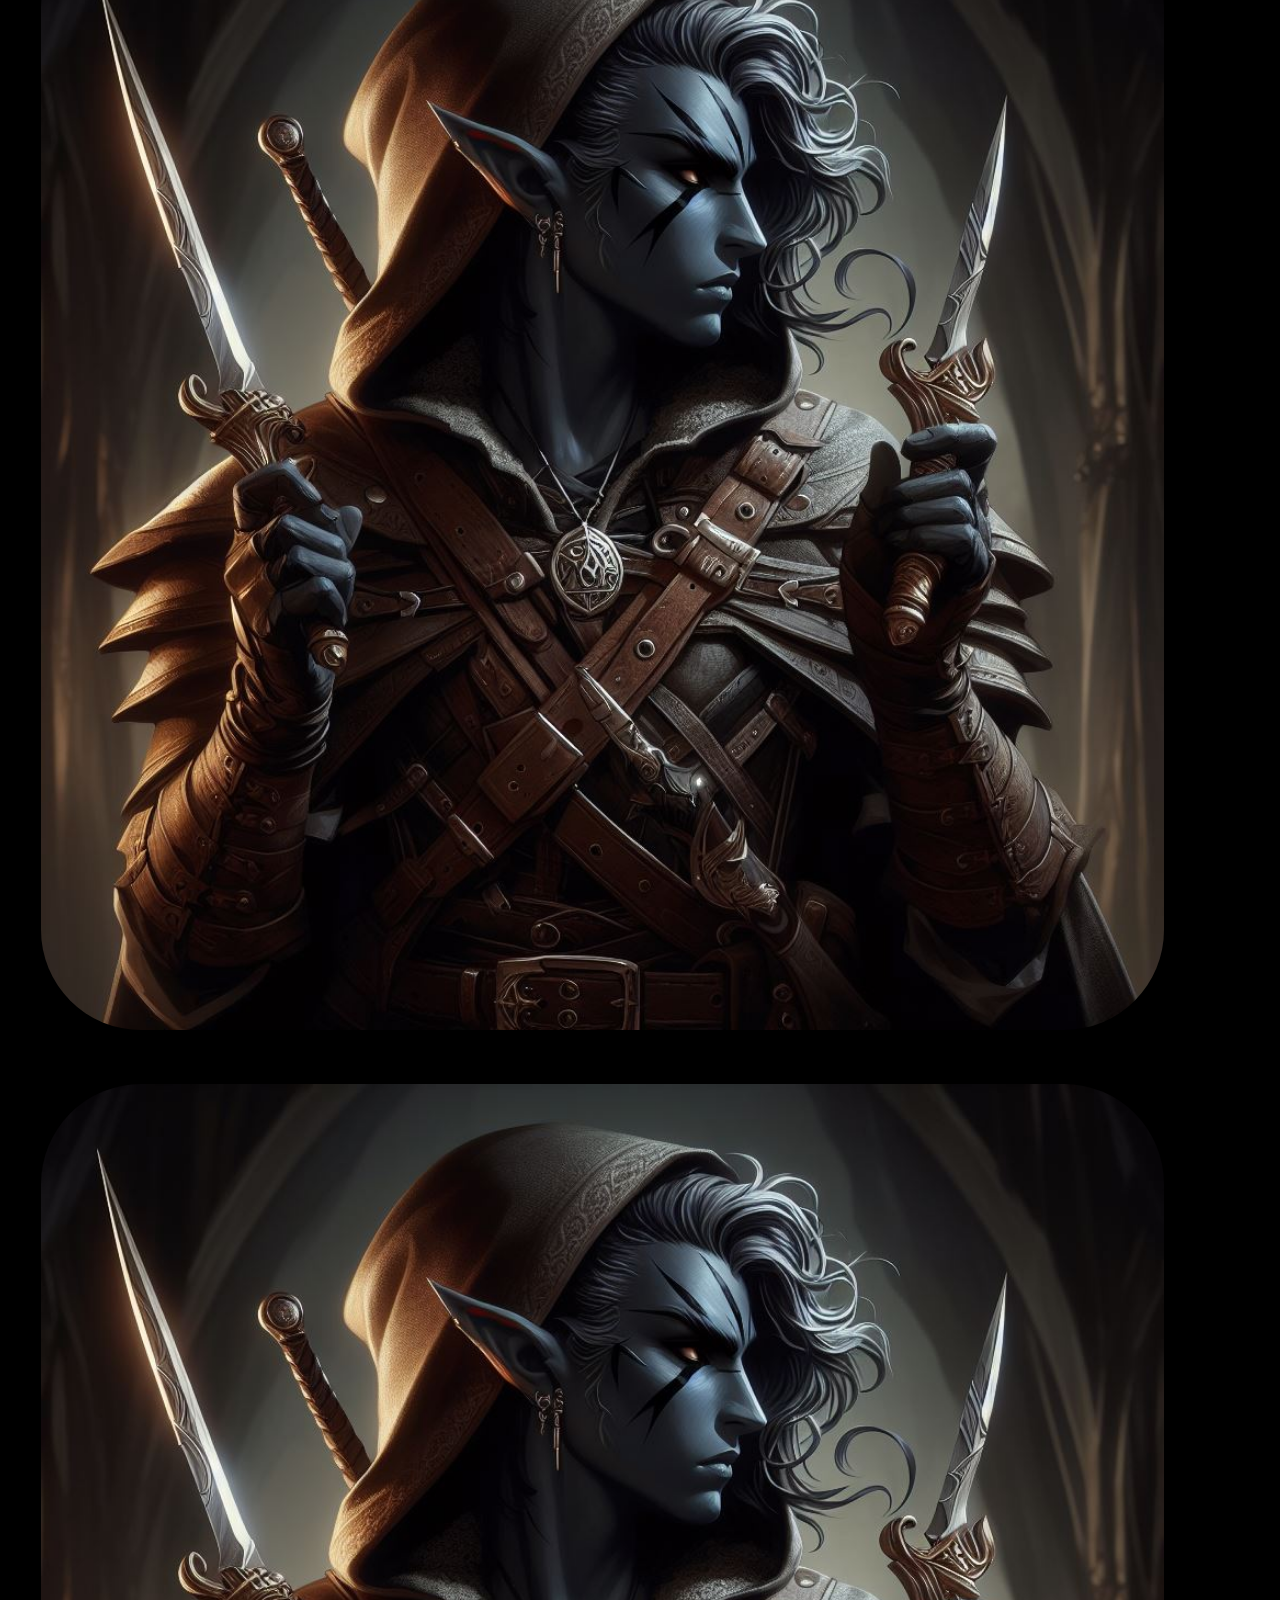
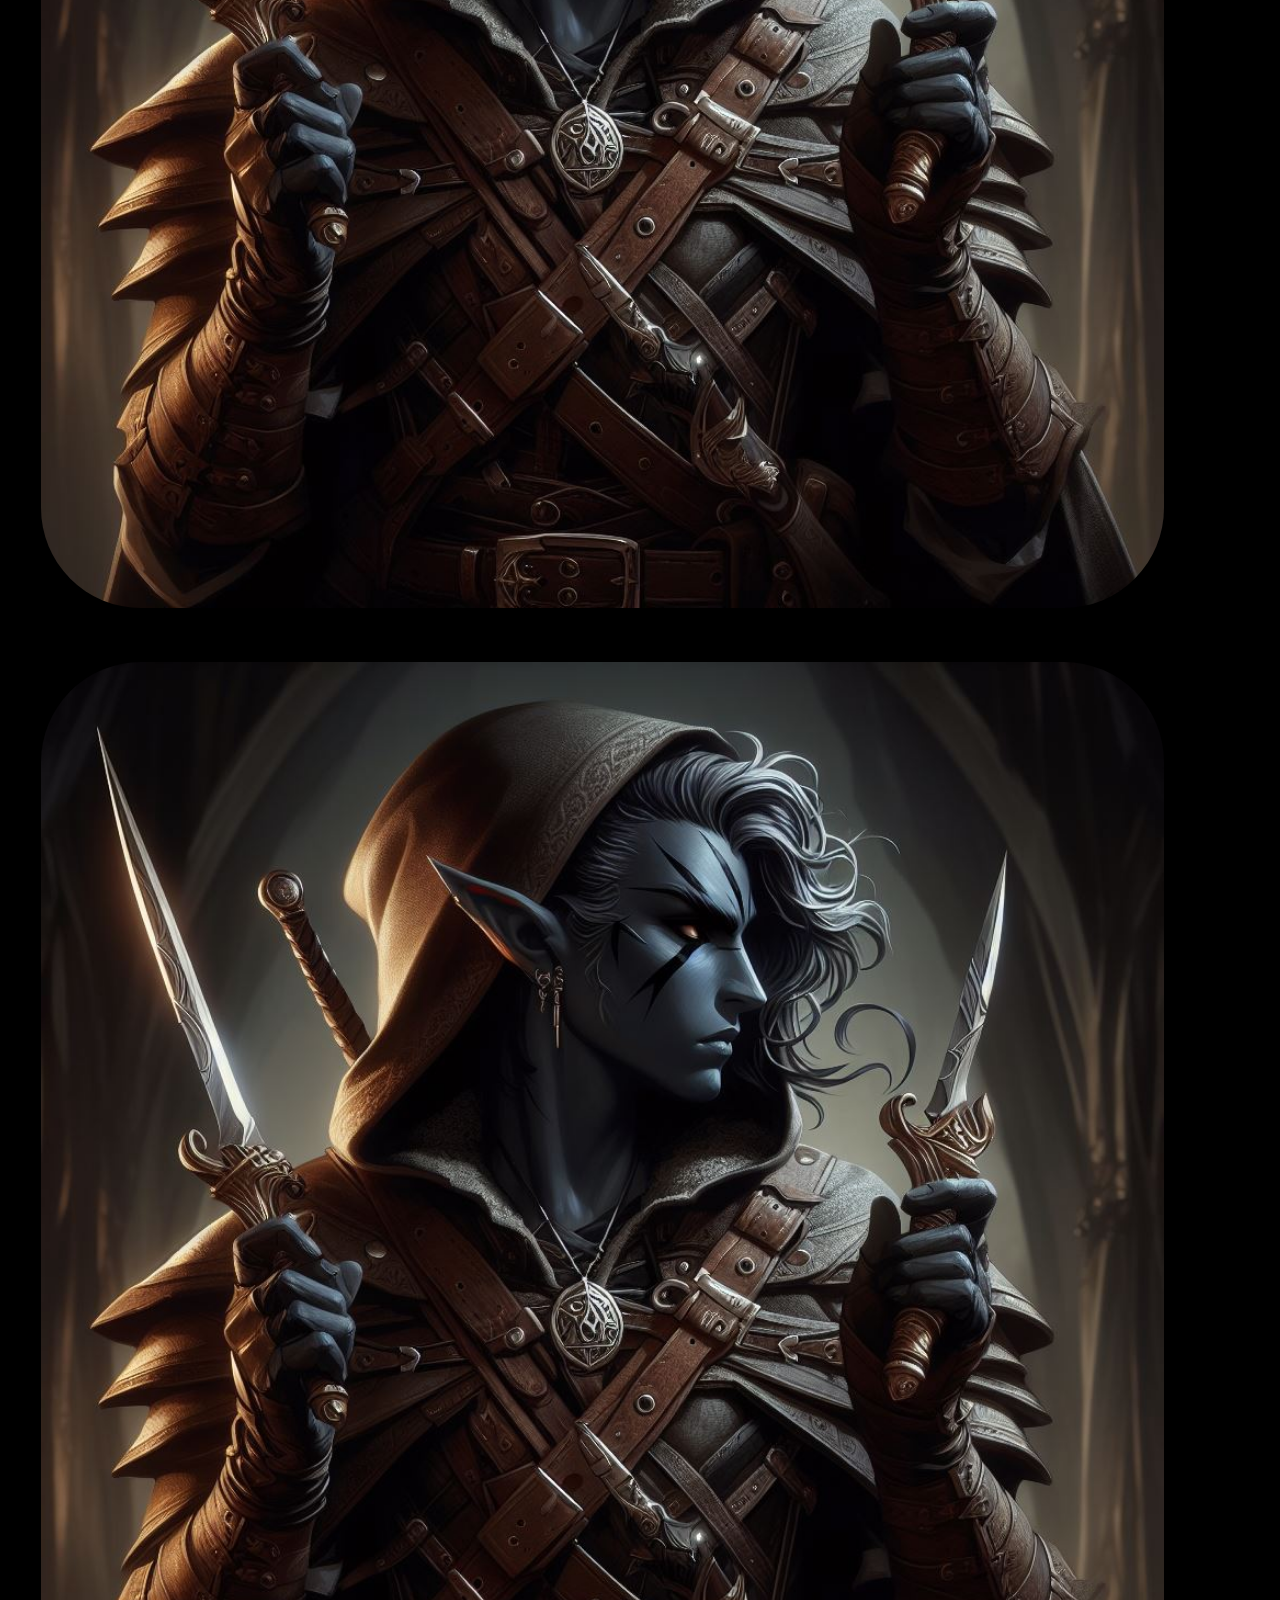
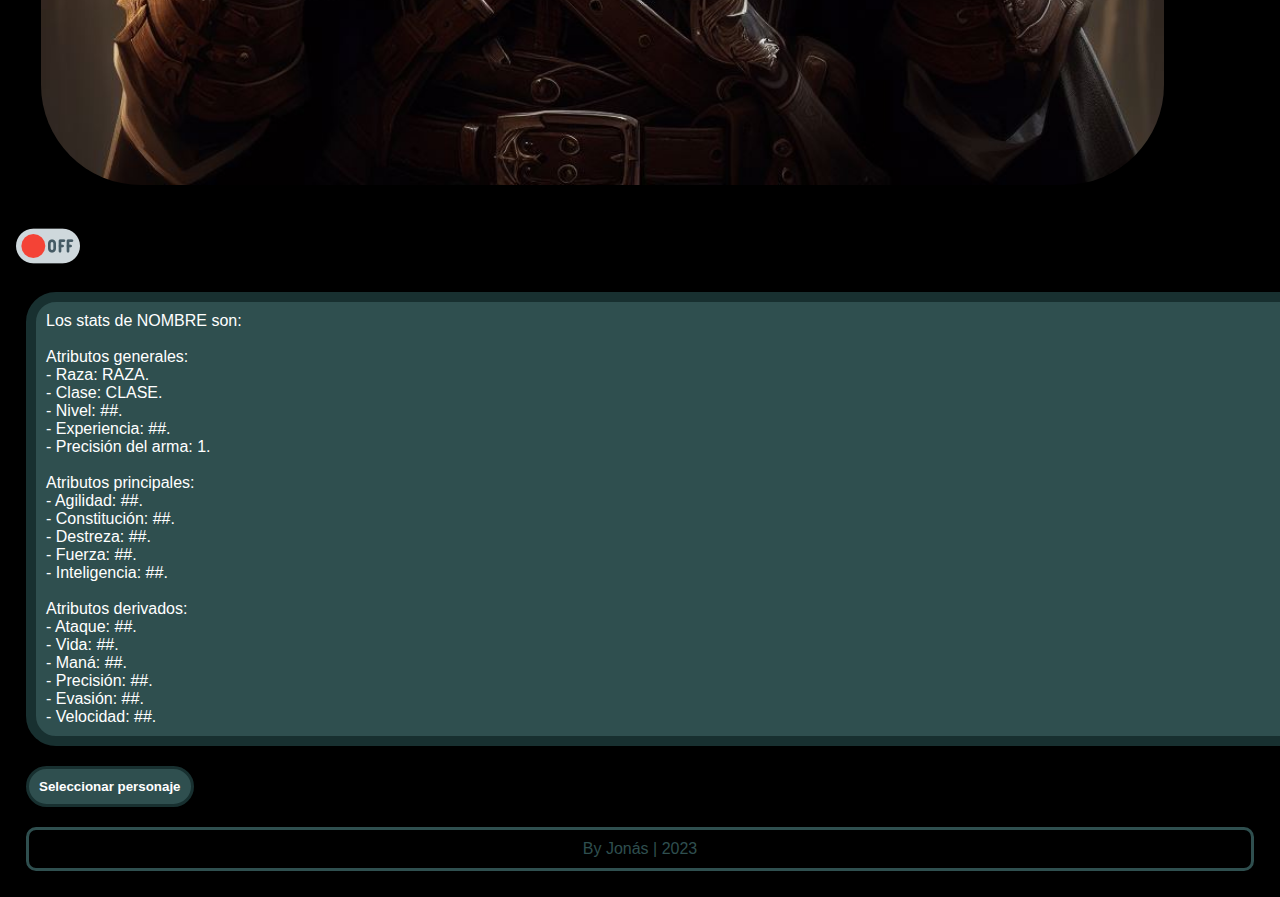
<file: html/juego-personajes.html>
<!DOCTYPE html>
<html lang="es">

<head>
    <meta charset="UTF-8">
    <meta name="viewport" content="width=device-width, initial-scale=1.0">
    <!-- Título de la página -->
    <title>Juegazo | Preentrega 3 | Fernández</title>
    <!-- Descripción de la página -->
    <meta name="description" content="Juego para la Tercera Preentrega para el curso de JavaScript de Coderhouse">
    <!-- FavIcon -->
    <link rel="icon" href="../img/j.png">
    <!-- Bootstrap CSS -->
    <link href="https://cdn.jsdelivr.net/npm/bootstrap@5.3.2/dist/css/bootstrap.min.css" rel="stylesheet"
        integrity="sha384-T3c6CoIi6uLrA9TneNEoa7RxnatzjcDSCmG1MXxSR1GAsXEV/Dwwykc2MPK8M2HN" crossorigin="anonymous">
    <!-- CSS -->
    <link rel="stylesheet" href="../css/style.css">
</head>

<body>

    <!-- NavBar Bootstrap -->
    <header class="navbar navbar-expand-md position-sticky top-0">
        <div class="container-fluid">
            <h1> Juego </h1>
            <button class="navbar-toggler navbar-dark" type="button" data-bs-toggle="collapse"
                data-bs-target="#navbarNavAltMarkup" aria-controls="navbarNavAltMarkup" aria-expanded="false"
                aria-label="Toggle navigation">
                <span class="navbar-toggler-icon"></span>
            </button>
            <nav class="collapse navbar-collapse justify-content-end" id="navbarNavAltMarkup">
                <ul class="navbar-nav text-end">
                    <li class="nav-item"><a class="" href="../index.html"> Inicio </a></li>
                    <li class="nav-item"><a class="" aria-current="page" href="juego.html"> Iniciar Juego </a></li>
                    <li class="nav-item"><a class="" href="instrucciones.html"> Instrucciones </a>
                    </li>
                </ul>
            </nav>
        </div>
    </header>
    <!-- Fin de NavBar Bootstrap -->

    <main>

        <section class="row">

            <div class="col-12 col-sm-12 col-md-3 col-lg-3 col-xl-3 d-flex flex-column align-items-center">
                <img id="switch1" class="switch" src="../img/switch-on.png" alt="activo">
                <p class="fondoTexto descripcionPersonaje">
                    Los stats de NOMBRE son:<br>
                    <br>
                    Atributos generales:<br>
                    - Raza: RAZA.<br>
                    - Clase: CLASE.<br>
                    - Nivel: ##.<br>
                    - Experiencia: ##.<br>
                    - Precisión del arma: 1.<br>
                    <br>
                    Atributos principales:<br>
                    - Agilidad: ##.<br>
                    - Constitución: ##.<br>
                    - Destreza: ##.<br>
                    - Fuerza: ##.<br>
                    - Inteligencia: ##.<br>
                    <br>
                    Atributos derivados:<br>
                    - Ataque: ##.<br>
                    - Vida: ##.<br>
                    - Maná: ##.<br>
                    - Precisión: ##.<br>
                    - Evasión: ##.<br>
                    - Velocidad: ##.
                </p>
                <button id="seleccionarPersonaje1"> Seleccionar personaje </button>
            </div>

            <div class="col-12 col-sm-12 col-md-6 col-lg-6 col-xl-6 d-flex flex-wrap justify-content-center">
                <div class="col-12 col-sm-12 col-md-4 col-lg-4 col-xl-4"><img class="imgPersonaje" src="../img/eo-r.jpg"
                        alt="acá se va a mostrar una imagen del personaje"></div>
                <div class="col-12 col-sm-12 col-md-4 col-lg-4 col-xl-4"><img class="imgPersonaje" src="../img/eo-r.jpg"
                        alt="acá se va a mostrar una imagen del personaje"></div>
                <div class="col-12 col-sm-12 col-md-4 col-lg-4 col-xl-4"><img class="imgPersonaje" src="../img/eo-r.jpg"
                        alt="acá se va a mostrar una imagen del personaje"></div>
                <div class="col-12 col-sm-12 col-md-4 col-lg-4 col-xl-4"><img class="imgPersonaje" src="../img/eo-r.jpg"
                        alt="acá se va a mostrar una imagen del personaje"></div>
                <div class="col-12 col-sm-12 col-md-4 col-lg-4 col-xl-4"><img class="imgPersonaje" src="../img/eo-r.jpg"
                        alt="acá se va a mostrar una imagen del personaje"></div>
                <div class="col-12 col-sm-12 col-md-4 col-lg-4 col-xl-4"><img class="imgPersonaje" src="../img/eo-r.jpg"
                        alt="acá se va a mostrar una imagen del personaje"></div>
                <div class="col-12 col-sm-12 col-md-4 col-lg-4 col-xl-4"><img class="imgPersonaje" src="../img/eo-r.jpg"
                        alt="acá se va a mostrar una imagen del personaje"></div>
                <div class="col-12 col-sm-12 col-md-4 col-lg-4 col-xl-4"><img class="imgPersonaje" src="../img/eo-r.jpg"
                        alt="acá se va a mostrar una imagen del personaje"></div>
                <div class="col-12 col-sm-12 col-md-4 col-lg-4 col-xl-4"><img class="imgPersonaje" src="../img/eo-r.jpg"
                        alt="acá se va a mostrar una imagen del personaje"></div>
            </div>

            <div class="col-12 col-sm-12 col-md-3 col-lg-3 col-xl-3 d-flex flex-column align-items-center">
                <img id="switch2" class="switch" src="../img/switch-off.png" alt="inactivo">
                <p class="fondoTexto descripcionPersonaje">
                    Los stats de NOMBRE son:<br>
                    <br>
                    Atributos generales:<br>
                    - Raza: RAZA.<br>
                    - Clase: CLASE.<br>
                    - Nivel: ##.<br>
                    - Experiencia: ##.<br>
                    - Precisión del arma: 1.<br>
                    <br>
                    Atributos principales:<br>
                    - Agilidad: ##.<br>
                    - Constitución: ##.<br>
                    - Destreza: ##.<br>
                    - Fuerza: ##.<br>
                    - Inteligencia: ##.<br>
                    <br>
                    Atributos derivados:<br>
                    - Ataque: ##.<br>
                    - Vida: ##.<br>
                    - Maná: ##.<br>
                    - Precisión: ##.<br>
                    - Evasión: ##.<br>
                    - Velocidad: ##.
                </p>
                <button id="seleccionarPersonaje2"> Seleccionar personaje </button>
            </div>

        </section>

    </main>

    <!-- Footer -->
    <footer class="d-flex justify-content-center">

        <p>By Jonás | 2023</p>

    </footer>
    <!-- Fin de Footer -->

    <!-- Bootstrap JS -->
    <script src="https://cdn.jsdelivr.net/npm/bootstrap@5.3.2/dist/js/bootstrap.bundle.min.js"
        integrity="sha384-C6RzsynM9kWDrMNeT87bh95OGNyZPhcTNXj1NW7RuBCsyN/o0jlpcV8Qyq46cDfL"
        crossorigin="anonymous"></script>
    <!-- Linkeo el JS -->
    <script src="../js/coso.js"></script>
</body>

</html>
</file>
<file: css/style.css>
/* Reseteo de padding y margin */
* {
    margin: 0;
    padding: 0;
  }

/* Colores y estructura del Body */
body {
    font-family: "Open Sans", "Segoe UI", sans-serif;
    background-color: black;
    padding: 1rem;
}

/* Colores y estructura del header y el navbar */
header {
    padding: 1rem 2rem;
    z-index: 10;
    background-color: black;
}

header div nav ul li {
    list-style: none;
    display: inline-block;
    margin: 0.5rem 0rem;
}

header div nav ul li a {
    text-decoration: none;
    text-transform: uppercase;
    font-weight: bold;
    font-size: 1.25rem;
    color: darkslategray;
    padding: 0.5rem 0.5rem;
    transition: all 1s;
}

header div nav ul li a:hover {
    background-color: hsla(195, 83%, 58%, 0.2);
    border-radius: 5rem;
}

/* Se achica el tamaño de la fuente del navbar por debajo de los 1000px */
@media (max-width: 1000px) {
    header div nav ul li a {
        font-size: 1rem;
    }
}

/* Se achica el tamaño de la fuente del navbar por debajo de los 800px */
@media (max-width: 800px) {
    header div nav ul li a {
        font-size: 0.9rem;
    }
}

/* Configuración para la página activa */
[aria-current=page] {
    border-radius: 5rem;
    border: solid 3px darkslategray;
}
  
/* Hover de la página activa */
[aria-current=page]:hover {
    background-color: rgb(31, 51, 51);
}

/* Decoración de h1 */
h1 {
    border: 3px solid darkslategray;
    padding: 10px;
    color: darkslategray;
    margin: 10px;
    border-radius: 10px;
}

/* Decoración de h2 de incidencias */
.incidenciasTitulo {
    color: white;
    text-align: center;
    font-weight: bold;
    padding: 1rem;
    margin-top: 2rem;
    background-image: radial-gradient(ellipse 100% 100%, black, #28282B);
    border-radius: 100px;
}

/* Decoración de vida */
.vidaTitulo {
    color: darkred;
    text-align: center;
    font-weight: bold;
    padding: 1rem;
    margin-top: 2rem;
    background-image: radial-gradient(ellipse 100% 100%, darkslategray, black);
    border-radius: 100px;
}

/* Decoración de párrafos */
.fondoTexto {
    border: 10px solid rgb(24, 48, 48);
    color: white;
    background-color: darkslategray;
    margin: 10px;
    padding: 10px;
    border-radius: 30px;
}

/* Estilo de caja presentando stats de partidas anteriores */
#statsAnteriores {
    width: 300px;
}

/* Ajusto ancho de stats anteriores */
@media (max-width: 300px) {
    #statsAnteriores {
        width: 100%;
    }
}

/* Decoración párrafos de vida */
.vida {
    color: darkred;
    text-align: center;
    font-size: 3rem;
    font-weight: bold;
    padding: 0.5rem;
    background-color: gray;
    border-radius: 10px;
}

/* Decoración párrafos de eventos */
.eventos {
    color: white;
    font-size: 1rem;
    padding: 1rem;
    background-color: #28282B;
    border-radius: 15px;
}

/* Configuración caja con descripción de personajes */
.descripcionPersonaje {
    width: 100%;
}

/* Decoración de botones */
button {
    background-color: darkslategray;
    color: white;
    border: 3px solid rgb(24, 48, 48);
    padding: 10px;
    margin: 10px;
    font-weight: bold;
    border-radius: 300px;
    transition: 1s;
}

button:hover {
    background-color: rgb(24, 48, 48);
    border: 3px solid white;
}

/* Estilo de botón inicio y de seleccionar nombre */
.botonInicio {
    width: 300px;
}

/* Decorado del botón con las instrucciones */
#ayuda {
    color: #bbb;
    background-color: rgb(24, 48, 48);
    border: 3px solid #bbb;

}

#ayuda:hover {
    color: white;
    background-color: black;
    border: 3px solid darkslategray;
}

/* Estilo de input */
input[type=text] {
    width: 300px;
    padding: 10px;
    border: 3px solid darkslategray;
    border-radius: 10px;
    font-size: 1rem;
    margin-bottom: 10px;
    transition: all 1s;
  }
  
/* Contorno y relleno del input cuando se lo selecciona */
input[type=text]:focus {
    outline: 2px solid hsla(195, 83%, 58%, 0.2);
    background-color: rgb(40, 60, 70);
    color: white;
}
  
/* Responsive para pantallas menores a 396px */
@media (max-width: 396px) {
    input[type=text], .botonInicio {
        width: 100%;
    }
}

/* Configuración de imagen de portada */
.portada {
    width: 550px;
    margin: 25px;
    border-radius: 100px;
}

/* Configuración de imagen de personaje */
.imgPersonaje {
    width: 90%;
    margin: 25px;
    border-radius: 100px;
}

/* Efecto para las fotos */
.imgPersonaje:hover {
    opacity: 90%;
}

/* Borde para las fotos que tienen el máximo del array en alguna habilidad */
.maximo {
    filter: drop-shadow(0 0 1rem orange);
}

/* Borde para la caja en la selección 1 */
.cajaSeleccion1 {
    border: 3px solid blue;
}

/* Borde para la caja en la selección 2 */
.cajaSeleccion2 {
    border: 3px solid red;
}

/* Borde para la foto en la selección 1 */
.seleccionado1 {
    border: 2px solid blue;
}

/* Borde para la foto en la selección 2 */
.seleccionado2 {
    outline: 2px solid red;
}

/* Se achica el tamaño de la imagen por debajo de los 600px */
@media (max-width: 600px) {
    .portada {
        width: 85%;
    }
}

/* Efecto para las fotos */
.portada:hover {
  opacity: 90%;
}

/* Imagen para el switch de selección de personaje */
.switch {
    width: 64px;
    align-items: center;
    justify-content: center;
}

/* Número para identificar personaje en selección */
.imagenSeleccion{
    display: inline-block;
    position: relative;
}

.numeroSeleccion{
    position: absolute;
    font-size: 16px;
    font-weight: bold;
    color: white;
    top: 5%;
    right: 5%;
    transform: translate(-5%, -5%); 
    background-color: darkslategray;
    padding: 2px 7px;
    border-radius: 100px;
}

/* Footer */

footer {
    text-align: center;
    justify-content: end;
}

/* Ajusto el margen del texto del footer */
footer p {
    border: 3px solid darkslategray;
    padding: 10px;
    color: darkslategray;
    margin: 10px;
    border-radius: 10px;
}

/* Configuración de los tí­tulos h3 de las cards */
.titulo {
    color: white;
    text-align: center;
    font-weight: bold;
    font-size: 2rem;
    margin-top: 1rem;
    background-color: darkslategray;
    border-radius: 30px;
    padding: 0.5rem;
}

/* Se ajusta el tamaÃ±o de la fuente para pantallas menores a 440px */
@media (max-width: 440px) {
.titulo {
    font-size: 1.15rem;
}
}
  
/* Para que los nombres sean responsive */
.tituloResponsive {
flex-grow: 1;
display: flex;
justify-content: center;
align-items: center;
}
</file>
